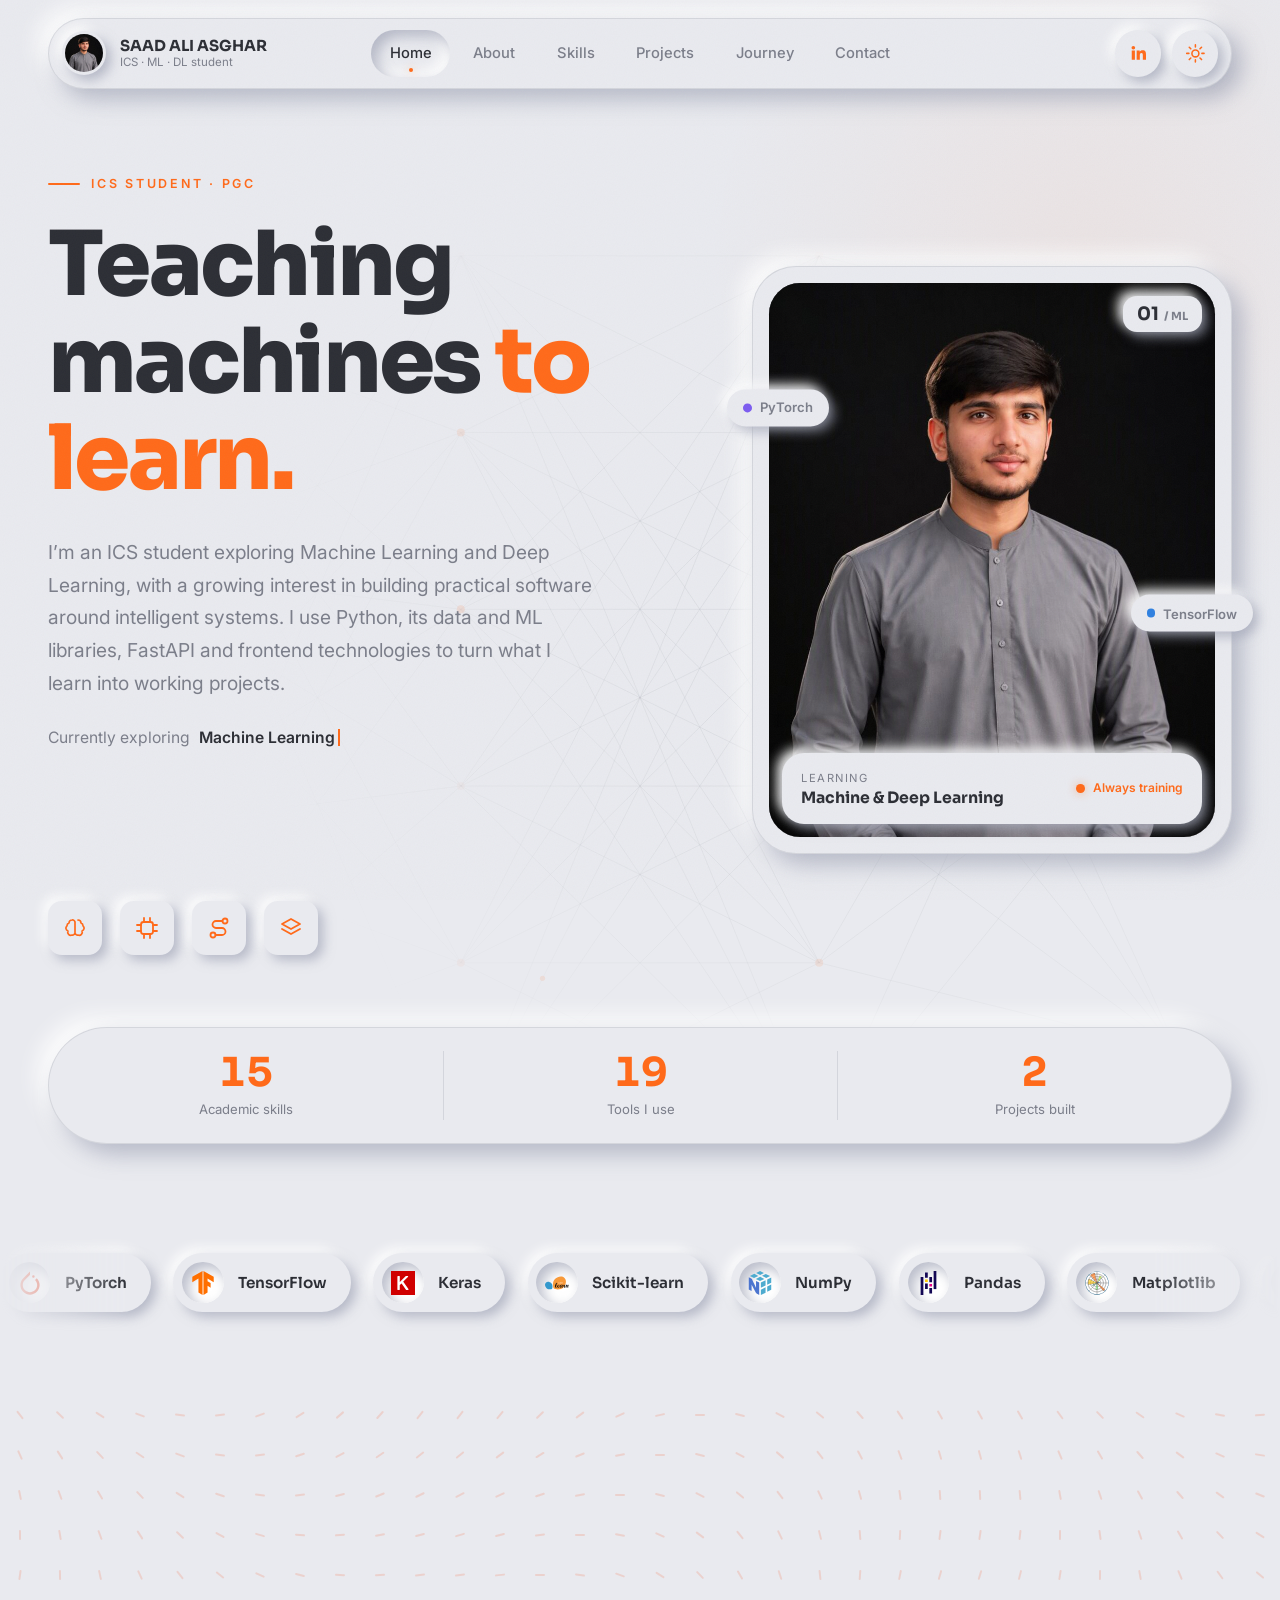
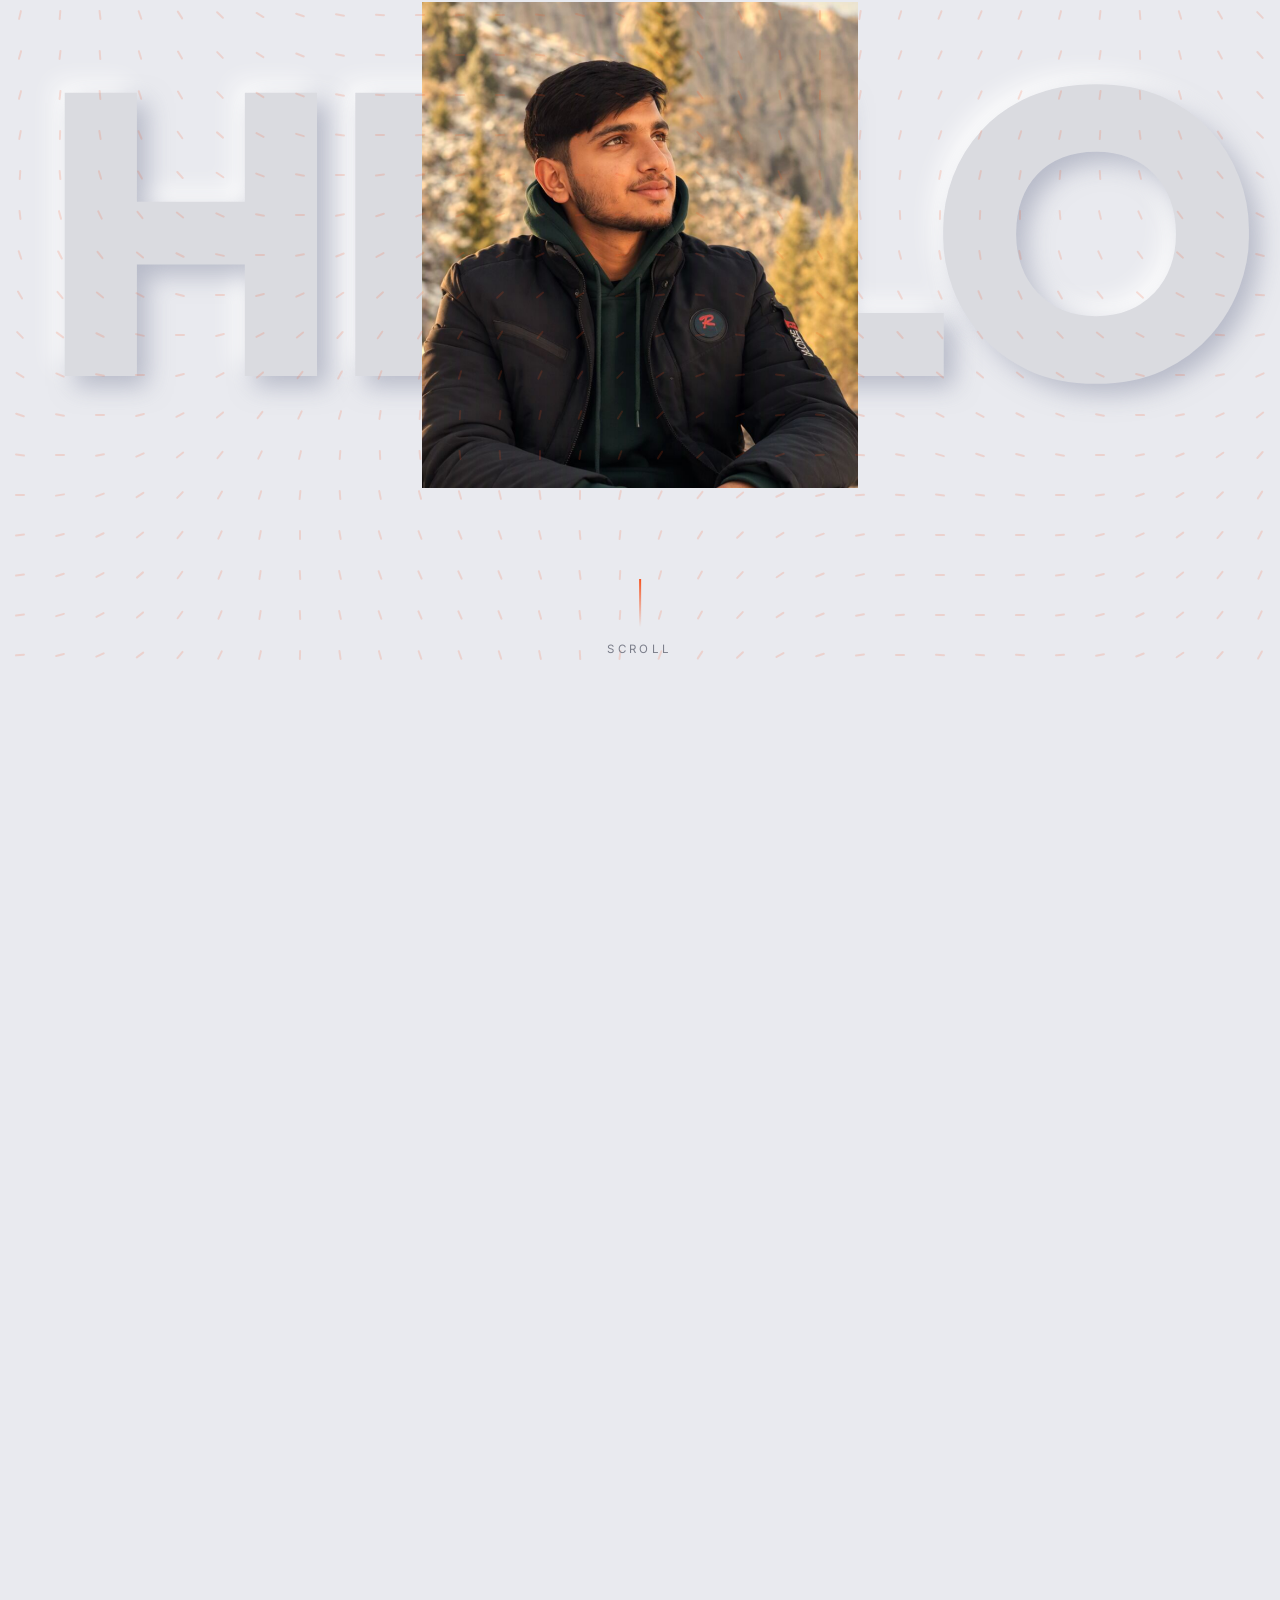
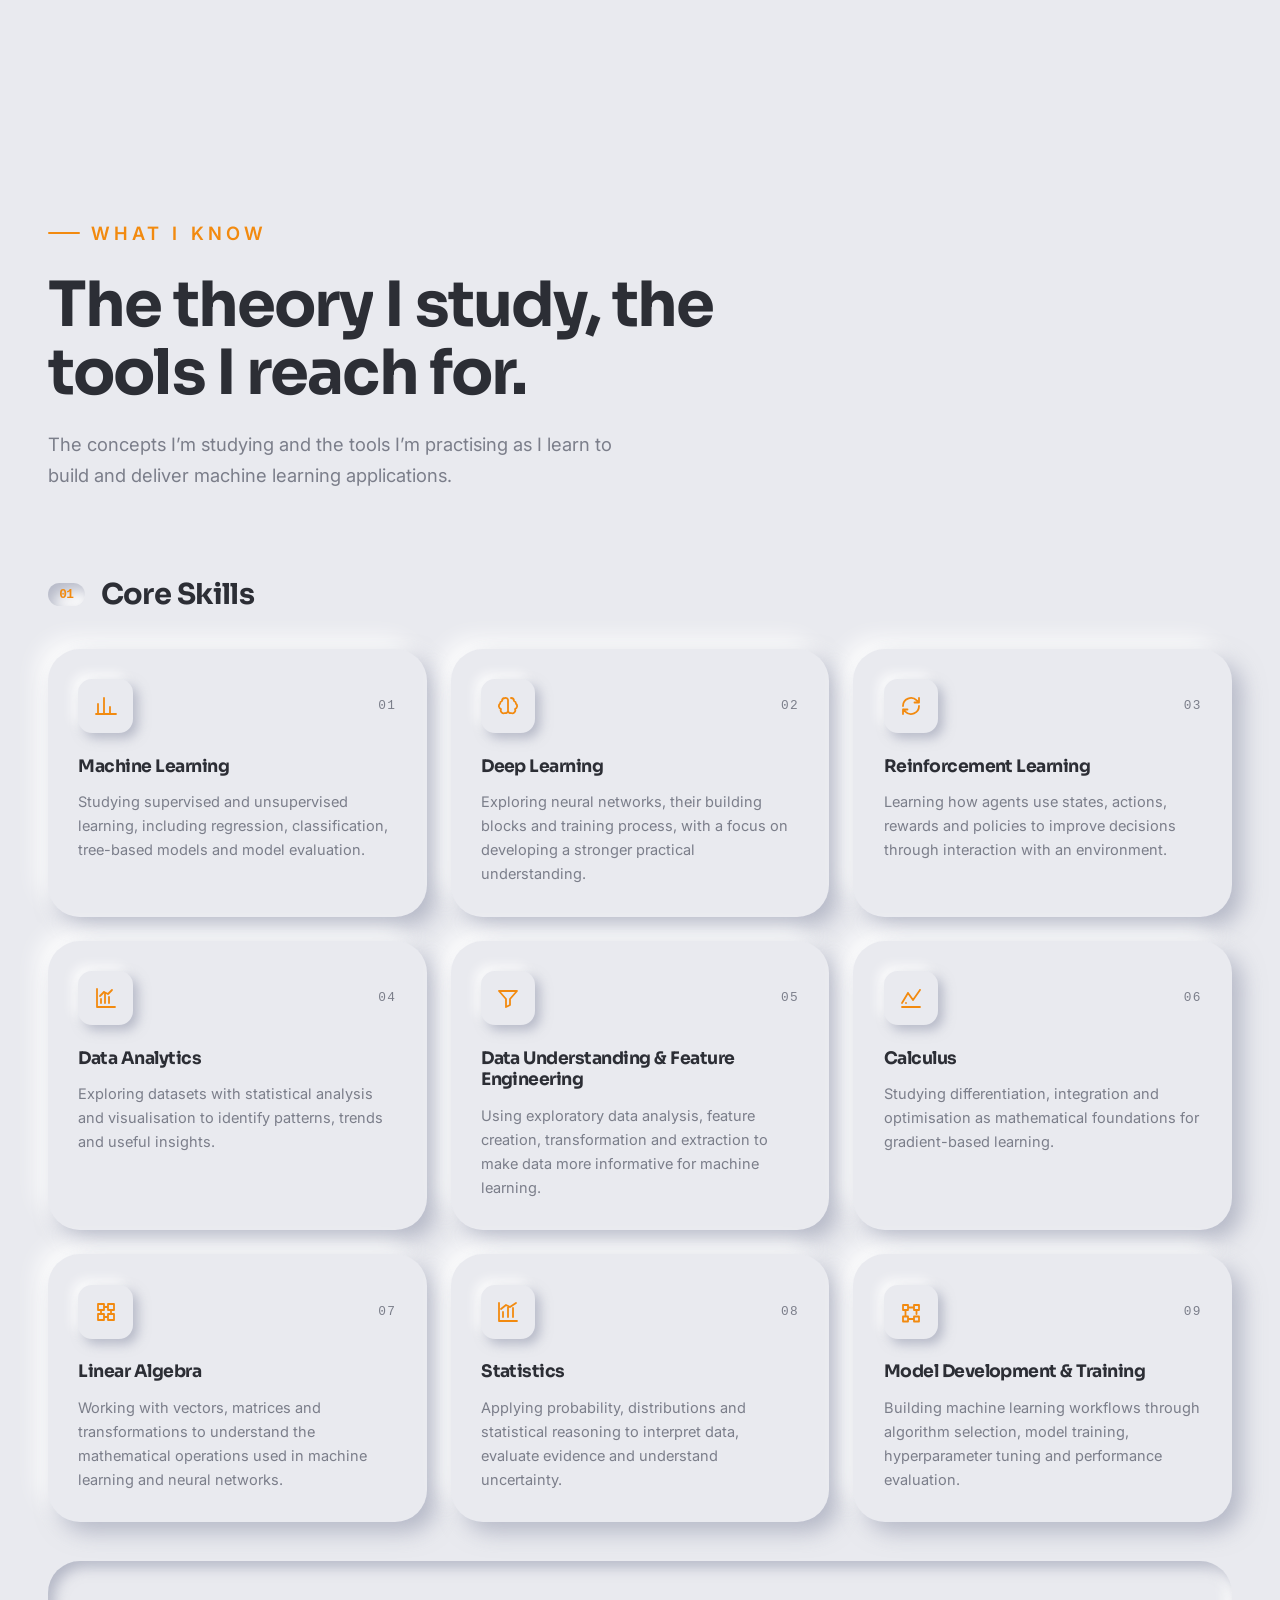
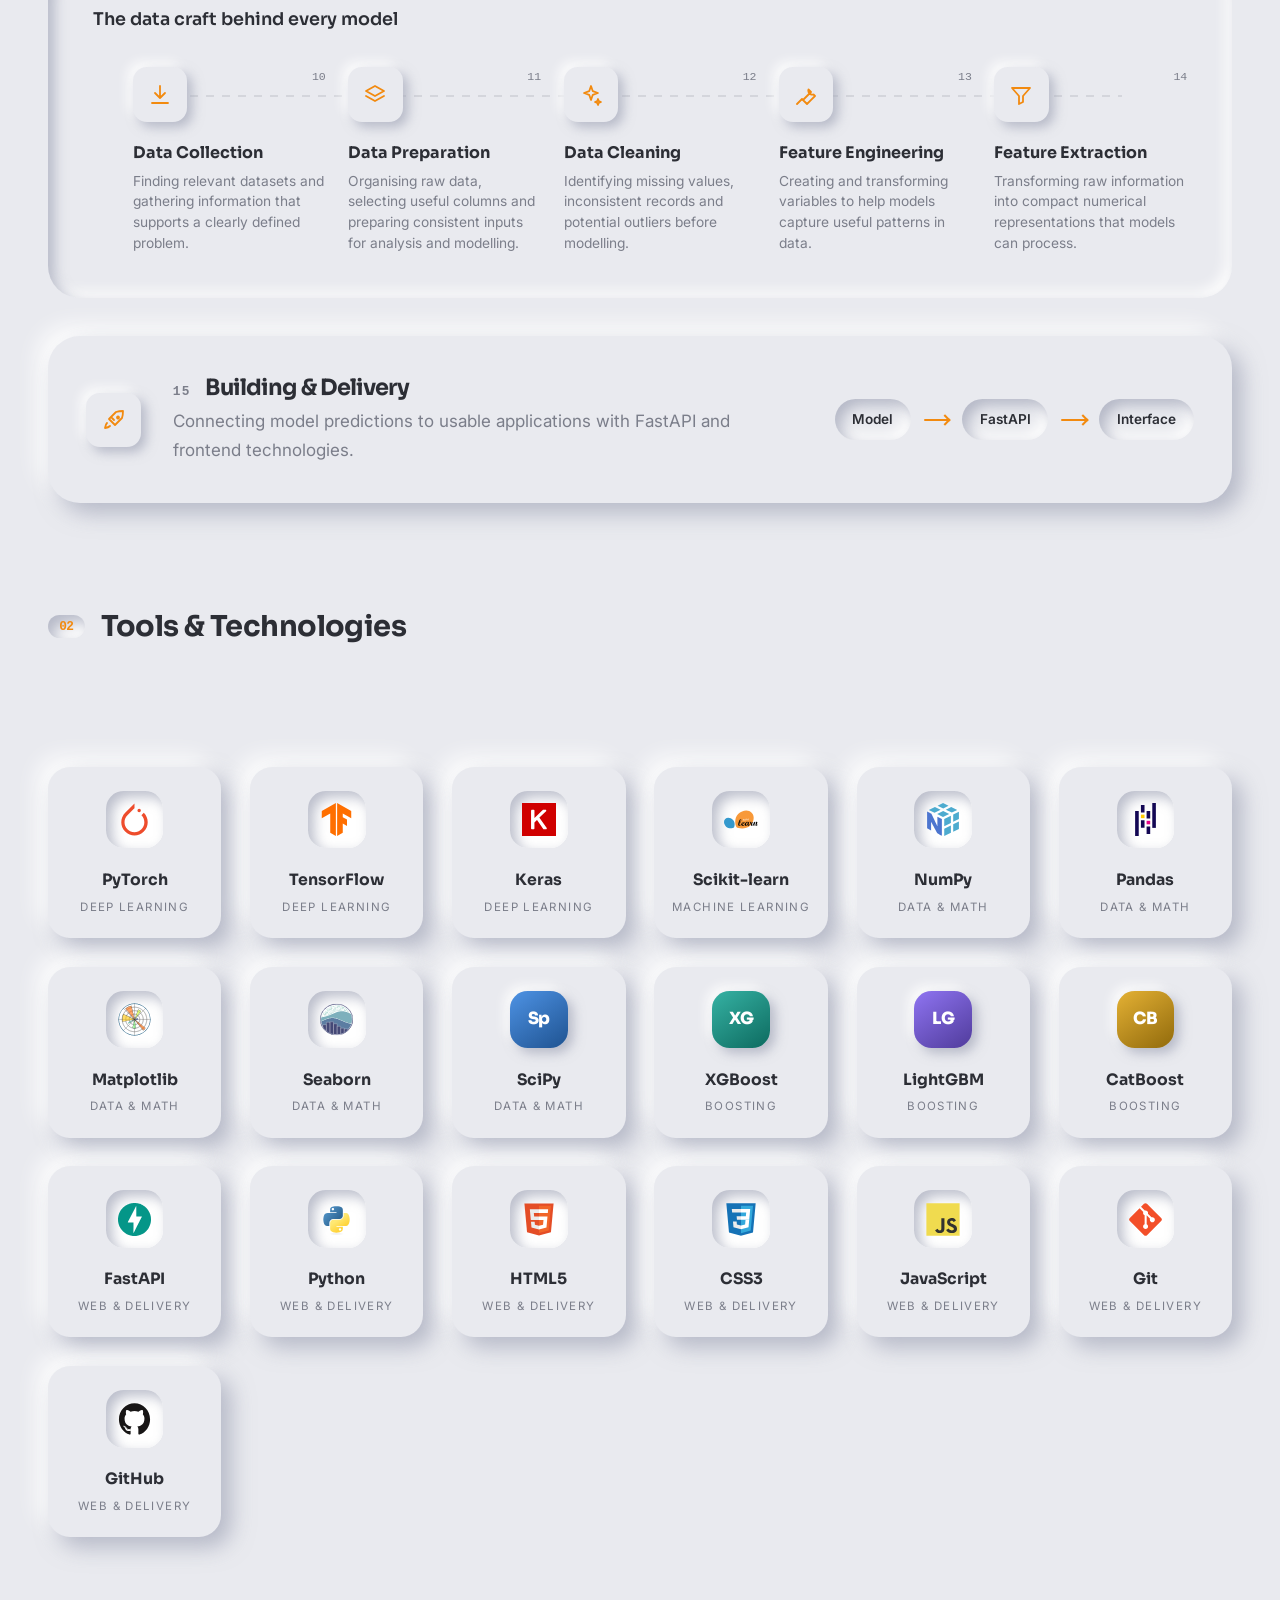
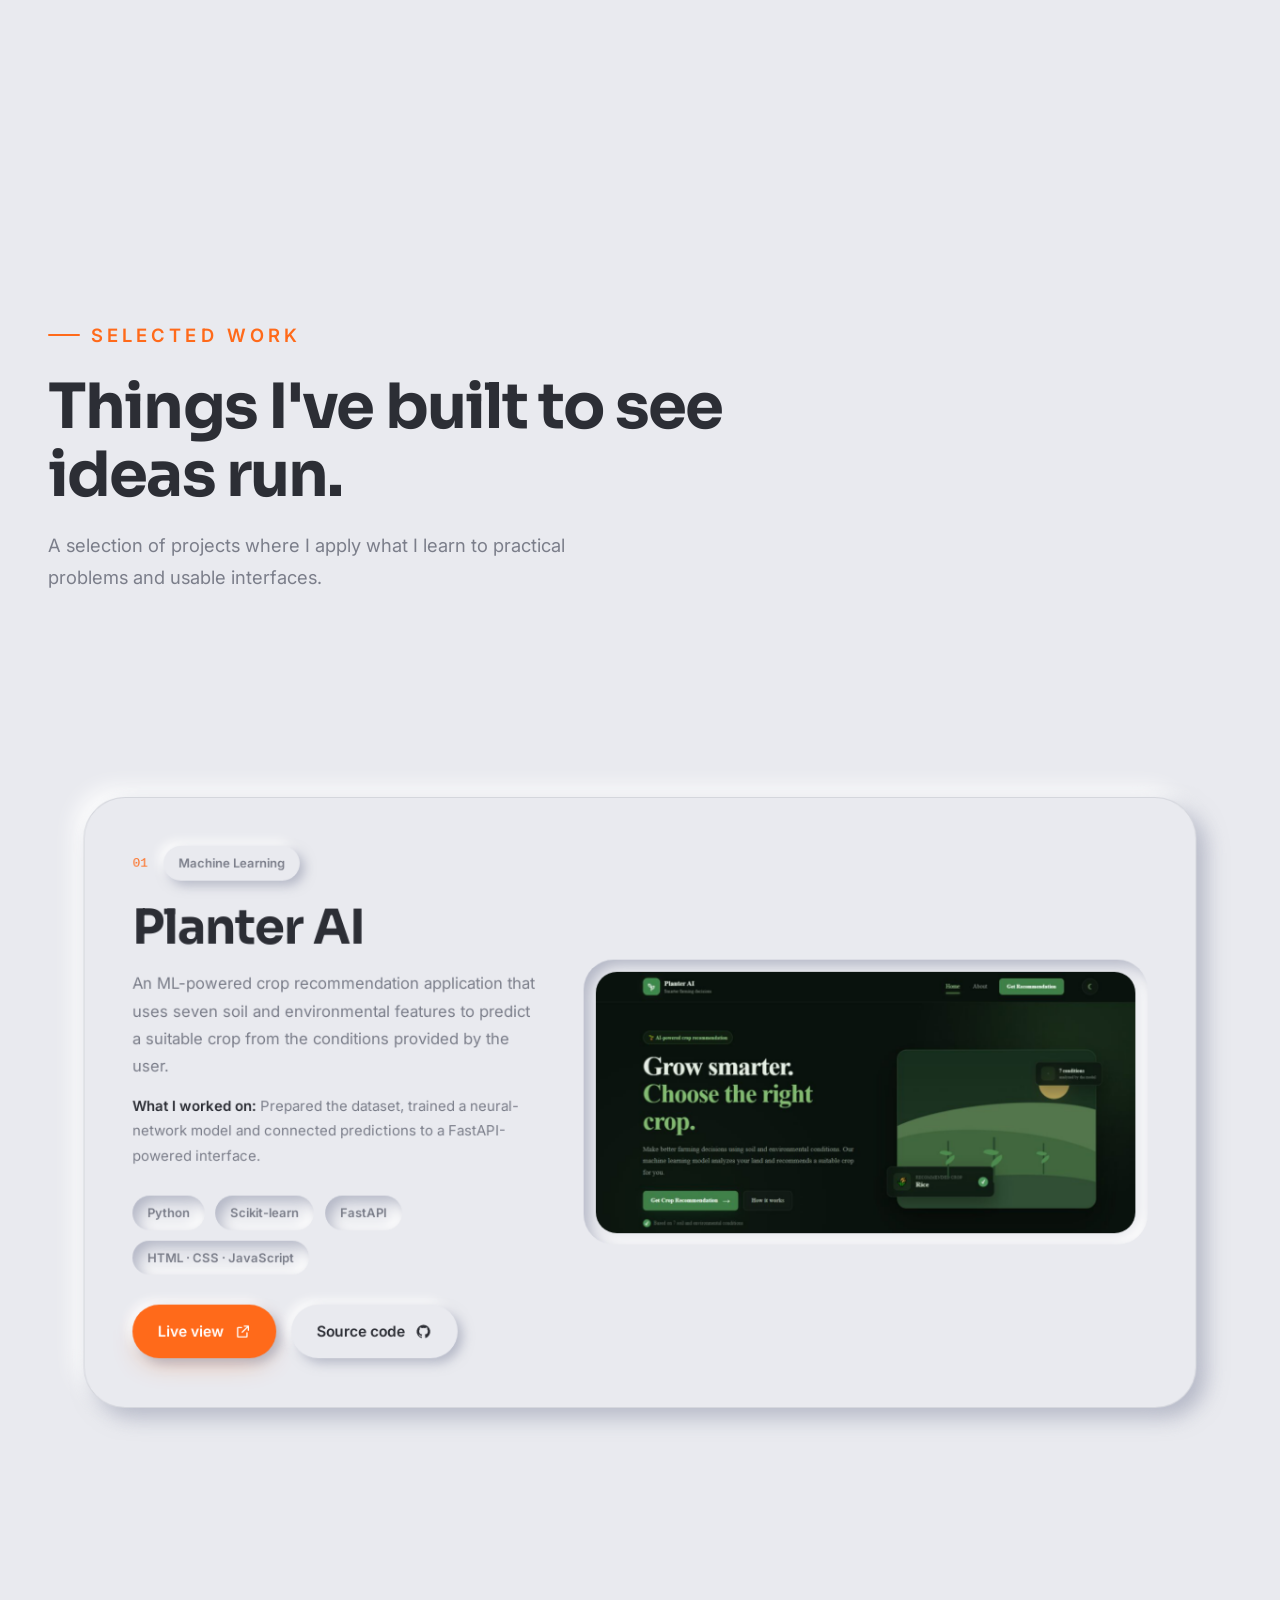
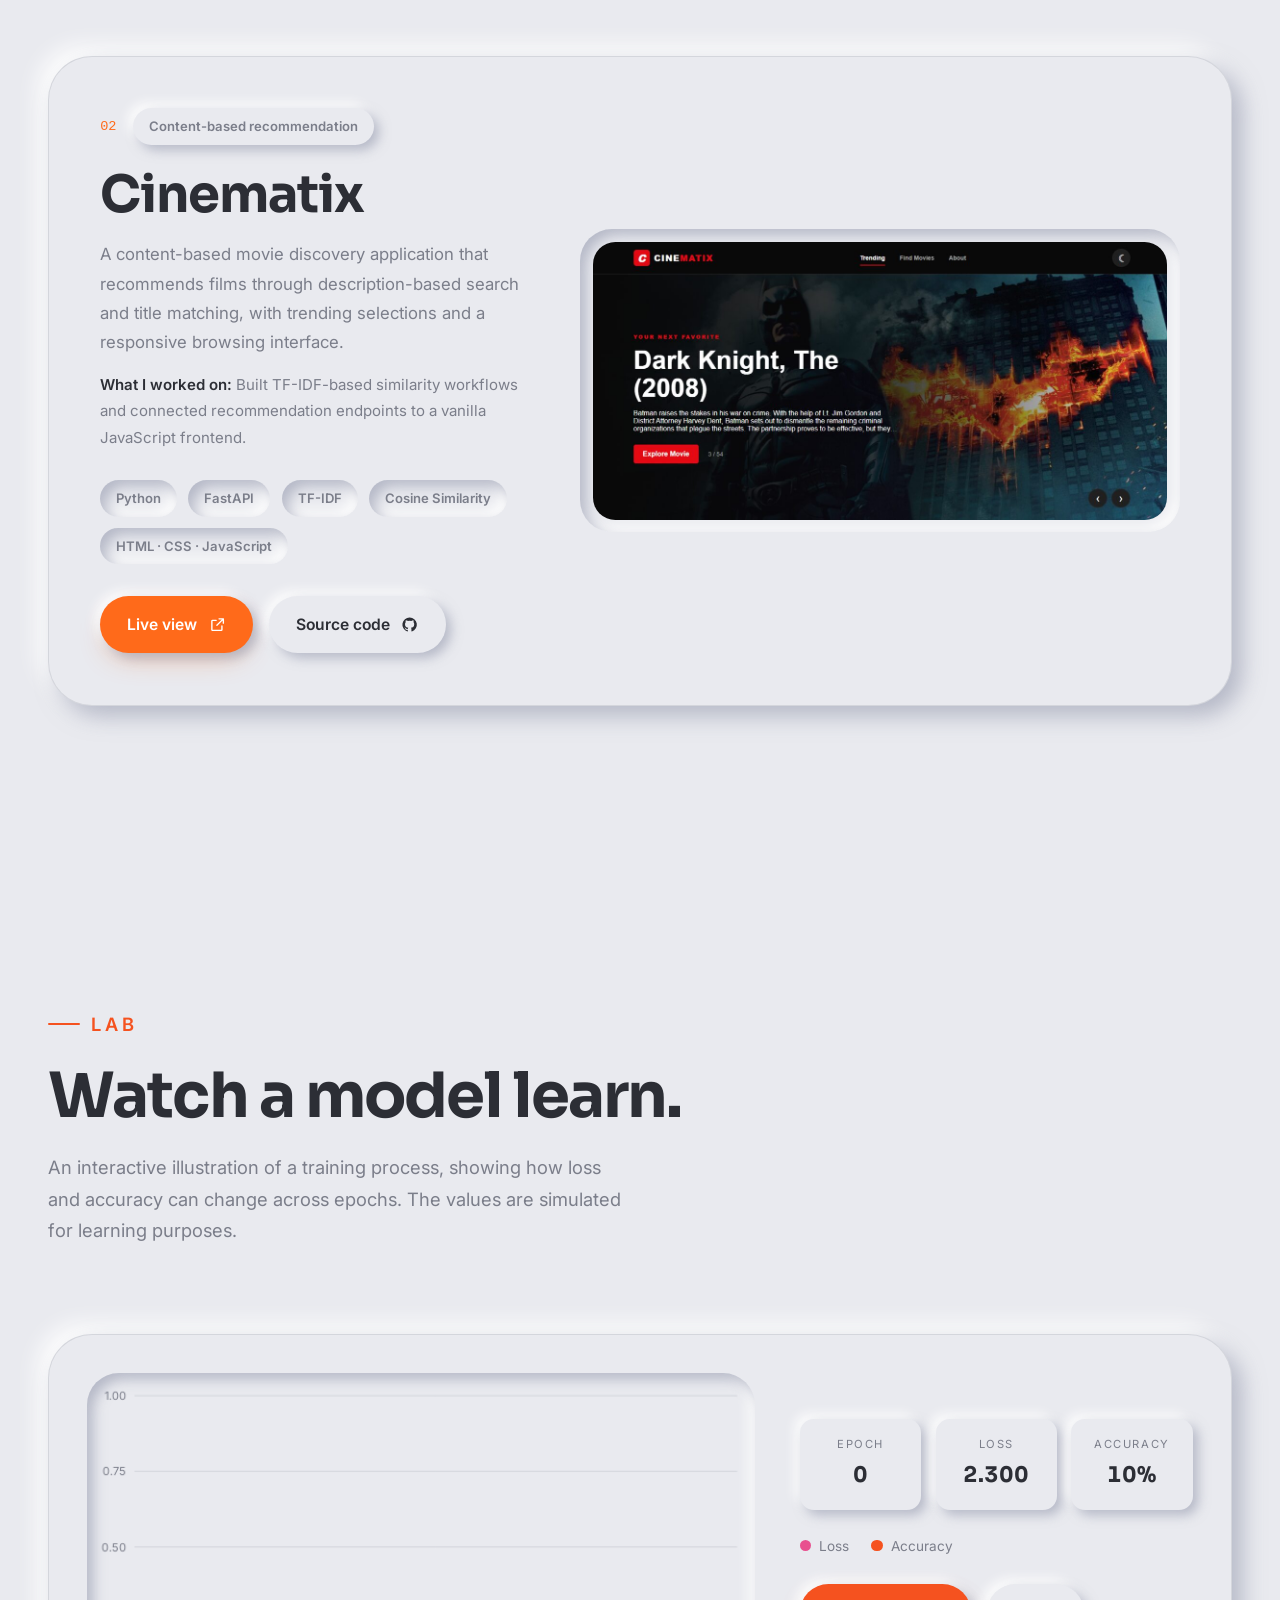
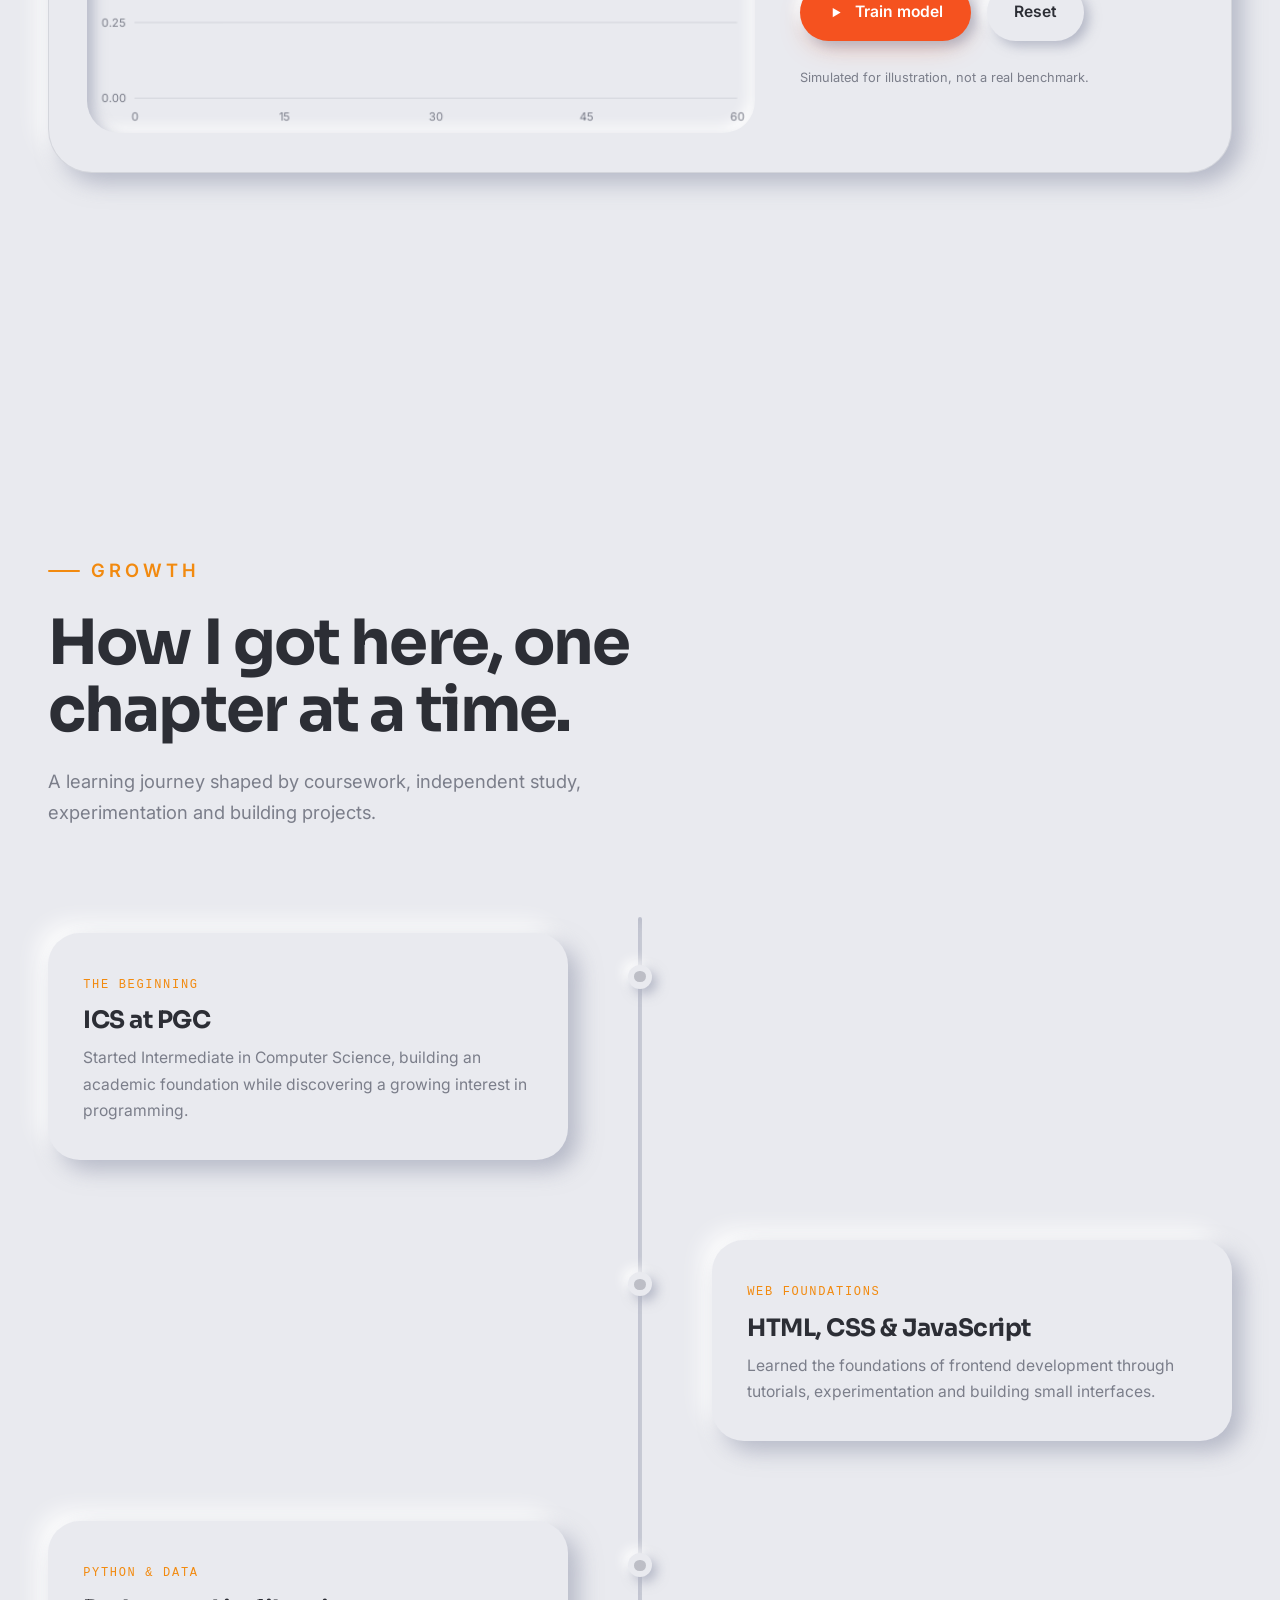
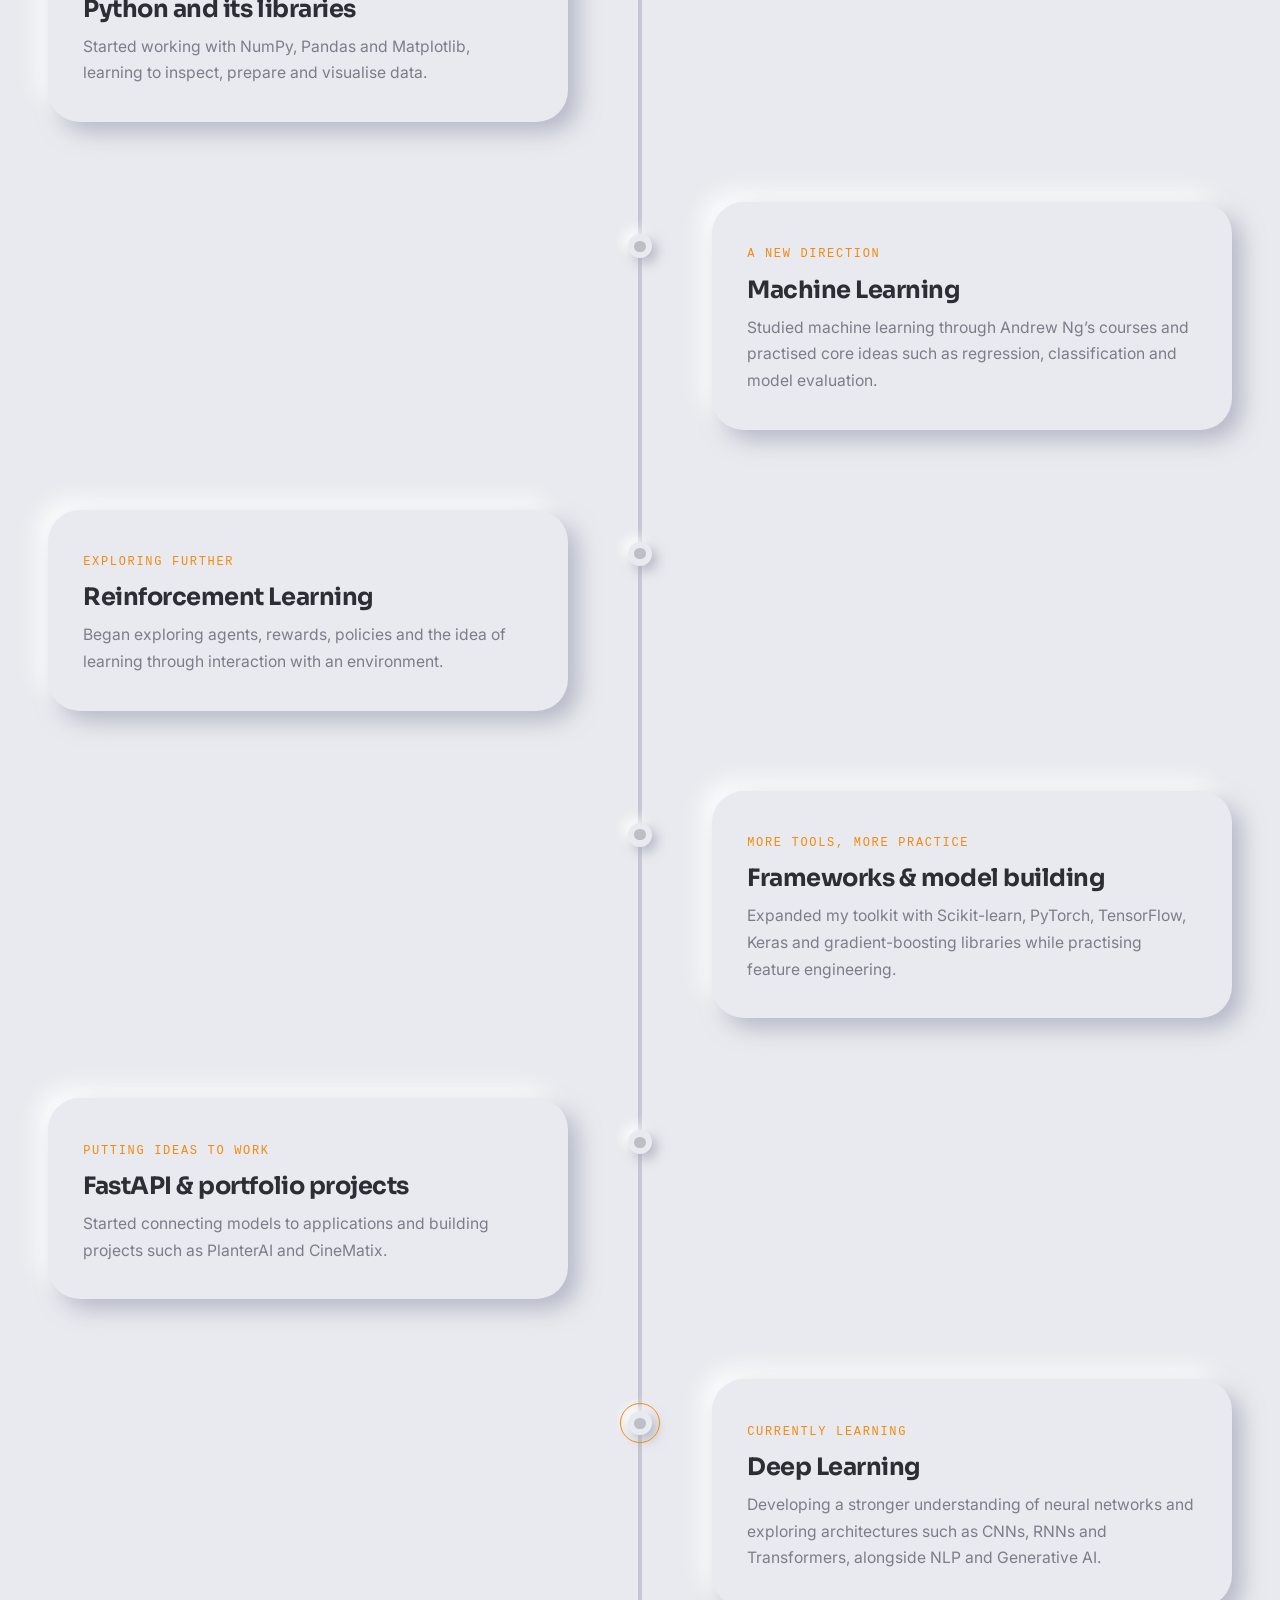
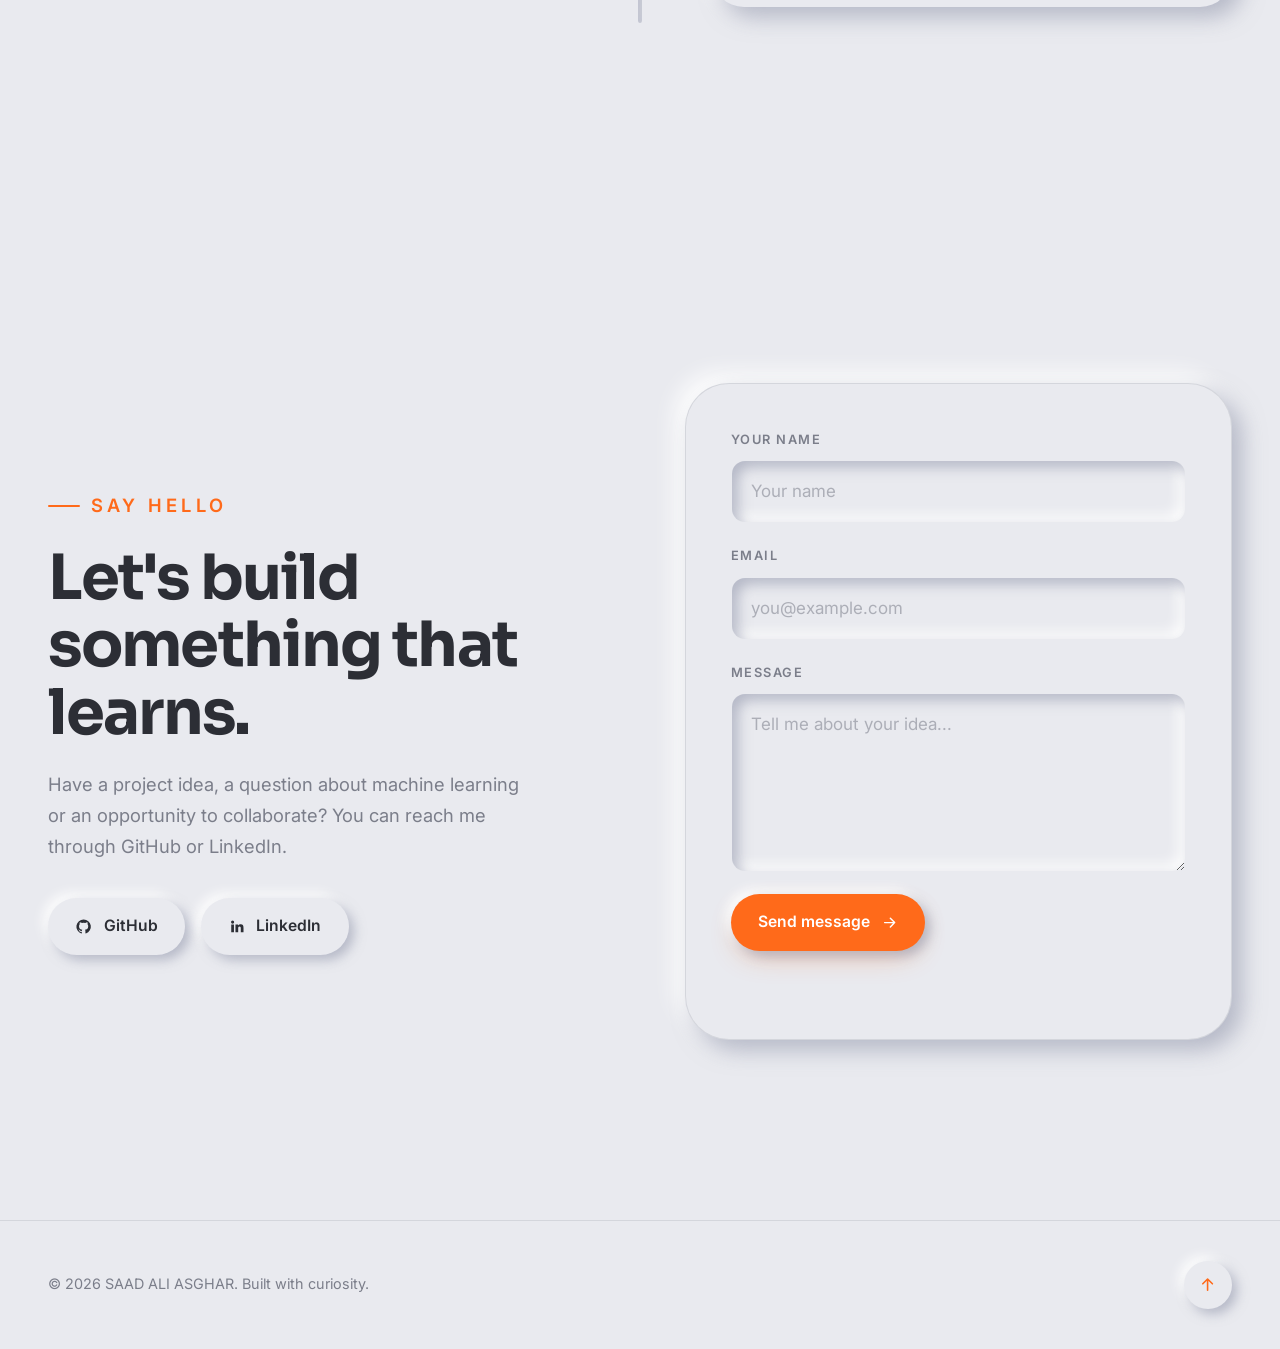
<file: index.html>
<!doctype html>
<html lang="en" data-theme="dark">
  <head>
    <meta charset="UTF-8" />
    <meta name="google-site-verification" content="CMGibgdPfjrQP7uDeNgzTzSeOE19B4iDs7YE1rovYeA" />
    <meta name="viewport" content="width=device-width, initial-scale=1, viewport-fit=cover" />
    <title>Saad Ali Asghar | AI & Machine Learning</title>
    <meta name="description" content="Portfolio of Saad Ali Asghar, an ICS student exploring Machine Learning, Deep Learning and software development through practical projects." />
    <link rel="icon" href="icon-logo.svg" type="image/svg+xml" />
    <link rel="preconnect" href="https://fonts.googleapis.com" />
    <link rel="preconnect" href="https://fonts.gstatic.com" crossorigin />
    <link href="https://fonts.googleapis.com/css2?family=Inter:wght@400;500;600&family=Sora:wght@400;600;700;800&display=swap" rel="stylesheet" />
    
    <script>
      // Runs before paint: no theme flash, and tells CSS that JS is available.
      (function () {
        var d = document.documentElement;
        d.classList.add('js');
        var t = null;
        try { t = localStorage.getItem('theme'); } catch (e) {}
        if (!t) t = window.matchMedia('(prefers-color-scheme: light)').matches ? 'light' : 'dark';
        d.setAttribute('data-theme', t);
      })();
    </script>

    <!-- 1. Theme (edit these to restyle everything) -->
    <link rel="stylesheet" href="stylesheets/theme-base.css" />
    <link rel="stylesheet" href="stylesheets/theme-colors.css" />
    <link rel="stylesheet" href="stylesheets/animations.css" />
    <!-- 2. Sections -->
    <link rel="stylesheet" href="stylesheets/site-effects.css" />
    <link rel="stylesheet" href="stylesheets/navbar.css" />
    <link rel="stylesheet" href="stylesheets/hero.css" />
    <link rel="stylesheet" href="stylesheets/biography.css" />
    <link rel="stylesheet" href="stylesheets/skills.css" />
    <link rel="stylesheet" href="stylesheets/projects.css" />
    <link rel="stylesheet" href="stylesheets/showcase.css" />
    <link rel="stylesheet" href="stylesheets/experience.css" />
    <link rel="stylesheet" href="stylesheets/contact.css" />
  </head>

  <body>
    <!-- Icon sprite -->
    <svg width="0" height="0" style="position:absolute" aria-hidden="true">
      <defs>
        <symbol id="i-home" viewBox="0 0 24 24"><path d="M3 11l9-8 9 8M5 10v10h5v-6h4v6h5V10" fill="none" stroke="currentColor" stroke-width="1.8" stroke-linecap="round" stroke-linejoin="round"/></symbol>
        <symbol id="i-user" viewBox="0 0 24 24"><circle cx="12" cy="8" r="4" fill="none" stroke="currentColor" stroke-width="1.8"/><path d="M4 21c1-4 4-6 8-6s7 2 8 6" fill="none" stroke="currentColor" stroke-width="1.8" stroke-linecap="round"/></symbol>
        <symbol id="i-cpu" viewBox="0 0 24 24"><rect x="6" y="6" width="12" height="12" rx="2.5" fill="none" stroke="currentColor" stroke-width="1.8"/><path d="M9 2v4M15 2v4M9 18v4M15 18v4M2 9h4M2 15h4M18 9h4M18 15h4" stroke="currentColor" stroke-width="1.8" stroke-linecap="round"/></symbol>
        <symbol id="i-layers" viewBox="0 0 24 24"><path d="M12 3l9 5-9 5-9-5 9-5zM3 13l9 5 9-5" fill="none" stroke="currentColor" stroke-width="1.8" stroke-linejoin="round" stroke-linecap="round"/></symbol>
        <symbol id="i-route" viewBox="0 0 24 24"><circle cx="6" cy="19" r="2.5" fill="none" stroke="currentColor" stroke-width="1.8"/><circle cx="18" cy="5" r="2.5" fill="none" stroke="currentColor" stroke-width="1.8"/><path d="M8.5 19H15a3.5 3.5 0 000-7H9a3.5 3.5 0 010-7h6.5" fill="none" stroke="currentColor" stroke-width="1.8" stroke-linecap="round"/></symbol>
        <symbol id="i-mail" viewBox="0 0 24 24"><rect x="3" y="5" width="18" height="14" rx="3" fill="none" stroke="currentColor" stroke-width="1.8"/><path d="M4 7l8 6 8-6" fill="none" stroke="currentColor" stroke-width="1.8" stroke-linecap="round" stroke-linejoin="round"/></symbol>
        <symbol id="i-sun" viewBox="0 0 24 24"><circle cx="12" cy="12" r="4" fill="none" stroke="currentColor" stroke-width="1.8"/><path d="M12 2v2.5M12 19.5V22M2 12h2.5M19.5 12H22M4.9 4.9l1.8 1.8M17.3 17.3l1.8 1.8M4.9 19.1l1.8-1.8M17.3 6.7l1.8-1.8" stroke="currentColor" stroke-width="1.8" stroke-linecap="round"/></symbol>
        <symbol id="i-moon" viewBox="0 0 24 24"><path d="M20 14.5A8 8 0 019.5 4 8 8 0 1020 14.5z" fill="none" stroke="currentColor" stroke-width="1.8" stroke-linejoin="round"/></symbol>
        <symbol id="i-arrow" viewBox="0 0 24 24"><path d="M5 12h14M13 6l6 6-6 6" fill="none" stroke="currentColor" stroke-width="2" stroke-linecap="round" stroke-linejoin="round"/></symbol>
        <symbol id="i-arrow-up" viewBox="0 0 24 24"><path d="M12 19V5M6 11l6-6 6 6" fill="none" stroke="currentColor" stroke-width="2" stroke-linecap="round" stroke-linejoin="round"/></symbol>
        <symbol id="i-play" viewBox="0 0 24 24"><path d="M8 5.5v13l11-6.5z" fill="currentColor"/></symbol>
        <symbol id="i-github" viewBox="0 0 24 24"><path d="M12 2a10 10 0 00-3.2 19.5c.5.1.7-.2.7-.5v-1.8c-2.8.6-3.4-1.2-3.4-1.2-.5-1.2-1.1-1.5-1.1-1.5-.9-.6.1-.6.1-.6 1 .1 1.5 1 1.5 1 .9 1.5 2.4 1.1 3 .8.1-.7.4-1.1.6-1.3-2.2-.3-4.600-1.100-4.600-5 0-1.100.4-2 1-2.700-.1-.3-.4-1.300.1-2.700 0 0 .8-.3 2.800 1a9.600 9.600 0 015 0c1.900-1.300 2.800-1 2.800-1 .5 1.400.2 2.400.1 2.700.6.700 1 1.600 1 2.700 0 3.900-2.400 4.700-4.600 5 .4.300.7.900.7 1.800V21c0 .3.200.6.700.5A10 10 0 0012 2z" fill="currentColor"/></symbol>
        <symbol id="i-linkedin" viewBox="0 0 24 24"><path d="M4.5 9h3.800v11H4.500zM6.400 3.500a2.200 2.200 0 110 4.400 2.200 2.200 0 010-4.400zM10.400 9h3.600v1.500c.6-1 1.800-1.800 3.600-1.800 3.500 0 4 2.300 4 5.300V20h-3.800v-5.200c0-1.300 0-2.800-1.700-2.800s-1.900 1.300-1.900 2.700V20h-3.800z" fill="currentColor"/></symbol>
        <symbol id="i-check" viewBox="0 0 24 24"><path d="M5 12.500l4.500 4.500L19 7.500" fill="none" stroke="currentColor" stroke-width="2.200" stroke-linecap="round" stroke-linejoin="round"/></symbol>
        <symbol id="i-brain" viewBox="0 0 24 24"><path d="M9 4a3 3 0 00-3 3 3 3 0 00-2 2.800A3 3 0 005 15a3 3 0 004 4 2.500 2.500 0 003-2V6a2.500 2.500 0 00-3-2zM15 4a3 3 0 013 3 3 3 0 012 2.800A3 3 0 0119 15a3 3 0 01-4 4 2.500 2.500 0 01-3-2" fill="none" stroke="currentColor" stroke-width="1.700" stroke-linecap="round" stroke-linejoin="round"/></symbol>
        <symbol id="i-external" viewBox="0 0 24 24"><path d="M14 4h6v6M20 4l-9 9M18 14v5a1 1 0 01-1 1H5a1 1 0 01-1-1V7a1 1 0 011-1h5" fill="none" stroke="currentColor" stroke-width="1.900" stroke-linecap="round" stroke-linejoin="round"/></symbol>
      </defs>
    </svg>

    <div class="scroll-progress" aria-hidden="true"></div>
    <div class="grain" aria-hidden="true"></div>

    <!-- ===================== NAVBAR (top on desktop, bottom on mobile/tablet) ===================== -->
    <header class="nav" id="navbar">
      <nav class="nav__bar neu neu-outline" aria-label="Primary">
        <a href="#home" class="nav__brand" data-scroll aria-label="Go to top">
          <span class="nav__avatar"><img src="assets/images/portrait-studio.jpg" alt="Portrait" width="44" height="44" /></span>
          <span class="nav__name"><b data-profile="SAAD ALI ASGHAR">SAAD ALI ASGHAR</b><small>ICS &middot; ML &middot; DL student</small></span>
        </a>
        <ul class="nav__links">
          <li><a href="#home" data-scroll data-nav><svg><use href="#i-home" /></svg><span>Home</span></a></li>
          <li><a href="#about" data-scroll data-nav><svg><use href="#i-user" /></svg><span>About</span></a></li>
          <li><a href="#skills" data-scroll data-nav><svg><use href="#i-cpu" /></svg><span>Skills</span></a></li>
          <li><a href="#projects" data-scroll data-nav><svg><use href="#i-layers" /></svg><span>Projects</span></a></li>
          <li><a href="#journey" data-scroll data-nav><svg><use href="#i-route" /></svg><span>Journey</span></a></li>
          <li><a href="#contact" data-scroll data-nav><svg><use href="#i-mail" /></svg><span>Contact</span></a></li>
        </ul>
        <div class="nav__actions">
          <a class="nav__social" id="nav-linkedin" href="https://www.linkedin.com/in/saad-ali-asghar/" target="_blank" rel="noopener" aria-label="View LinkedIn profile">
            <svg><use href="#i-linkedin" /></svg>
          </a>
          <button class="theme-toggle" type="button" aria-label="Toggle light and dark theme">
            <svg class="t-sun"><use href="#i-sun" /></svg><svg class="t-moon"><use href="#i-moon" /></svg>
          </button>
        </div>
      </nav>
    </header>

    <main>

      <!-- ===================== HERO ===================== -->
      <section class="hero" id="home" data-tone="a">
        <div class="hero__net" aria-hidden="true"><canvas id="hero-net"></canvas></div>
        <div class="container hero__grid">
          <div class="hero__copy">
            <p class="eyebrow" data-reveal="up">ICS student &middot; PGC</p>
            <h1 data-split>Teaching machines <span class="accent">to learn.</span></h1>
            <p class="hero__lead" data-reveal="up" data-delay="350">
              I’m an ICS student exploring Machine Learning and Deep Learning, with a growing interest in building practical software around intelligent systems. I use Python, its data and ML libraries, FastAPI and frontend technologies to turn what I learn into working projects.
            </p>
            <p class="hero__rotor" data-reveal="up" data-delay="450" aria-live="polite">
              Currently exploring <span class="hero__word" id="hero-word">Deep Learning</span><i class="hero__caret"></i>
            </p>
            <div class="hero__cta" data-reveal="up" data-delay="550">
              <a href="#projects" data-scroll class="btn btn--accent">See my work <svg><use href="#i-arrow" /></svg></a>
              <a href="#about" data-scroll class="btn">Meet me <span class="btn__dot"><svg style="width:.8em;height:.8em"><use href="#i-play" /></svg></span></a>
            </div>
            <ul class="hero__tiles" data-stagger>
              <li class="icon-tile" data-reveal="up" title="Deep Learning"><svg><use href="#i-brain" /></svg></li>
              <li class="icon-tile" data-reveal="up" title="Machine Learning"><svg><use href="#i-cpu" /></svg></li>
              <li class="icon-tile" data-reveal="up" title="Reinforcement Learning"><svg><use href="#i-route" /></svg></li>
              <li class="icon-tile" data-reveal="up" title="Building &amp; delivery"><svg><use href="#i-layers" /></svg></li>
            </ul>
          </div>

          <div class="hero__visual" data-reveal="scale" data-delay="250">
            <div class="hero__card neu neu-outline">
              <div class="hero__photo"><img src="assets/images/portrait-studio.jpg" alt="Portrait of the portfolio owner" width="900" height="1100" fetchpriority="high" /></div>
              <span class="hero__pager" aria-hidden="true">01<small>/ ML</small></span>
              <span class="hero__chip hero__chip--a chip floaty" data-parallax="-0.06"><i class="dot" style="background:var(--c-purple)"></i>PyTorch</span>
              <span class="hero__chip hero__chip--b chip floaty" data-parallax="0.05"><i class="dot" style="background:var(--c-blue)"></i>TensorFlow</span>
              <div class="hero__info neu-sm">
                <div><small>Learning</small><b>Machine &amp; Deep Learning</b></div>
                <span class="hero__live"><i></i>Always training</span>
              </div>
            </div>
          </div>
        </div>

        <div class="container">
          <div class="hero__stats neu neu-outline" data-reveal="up" data-delay="200">
            <div><b data-count="academic">0</b><span>Academic skills</span></div>
            <div><b data-count="tools">0</b><span>Tools I use</span></div>
            <div><b data-count="projects">0</b><span>Projects built</span></div>
          </div>
        </div>

        <!-- Moving strip of tools -->
        <div class="strip" aria-label="Tools I work with" data-reveal="fade" data-delay="300">
          <div class="strip__track" id="strip-track"></div>
        </div>
      </section>

      <!-- ===================== BIOGRAPHY (full-screen, scroll-pinned) ===================== -->
      <section class="bio" id="about" data-tone="b" aria-label="Biography">
        <div class="bio__pin">
          <div class="bio__stage">
            <div class="bio__giant" aria-hidden="true"><span>HELLO</span></div>
            <figure class="bio__frame">
              <img class="bio__img" src="assets/images/portrait-outdoor.jpg" alt="Portrait outdoors in the mountains" width="1400" height="1400" loading="lazy" />
            </figure>
            <div class="bio__shade"></div>
            <canvas class="bio__field" aria-hidden="true"></canvas>

            <div class="bio__copy">
              <p class="eyebrow">Biography</p>
              <h2 class="bio__title">A student curious about how machines learn.</h2>
              <div class="bio__lines">
              <p class="bio__line">
                I'm an ICS student at PGC. My interest in machine learning grew through Andrew Ng's courses, which introduced me to the mathematics and ideas behind models that learn from data.
              </p>
              <p class="bio__line">
                Along the way, I taught myself HTML, CSS, JavaScript, Python and its data libraries, then explored FastAPI. I learn by experimenting, solving problems and turning concepts into small working projects.
              </p>
              <p class="bio__line">
                Today, I’m strengthening my foundations in machine learning, deep learning and reinforcement learning while practising the data preparation and model-building work behind useful applications.
              </p>
              </div>
            </div>

            <div class="bio__cursor" aria-hidden="true"><i></i><b></b></div>
            <div class="bio__hint" aria-hidden="true"><span></span>Scroll</div>
          </div>
        </div>
      </section>

      <!-- ===================== SKILLS ===================== -->
      <section class="section skills" id="skills" data-tone="c">
        <div class="container">
          <div class="section-head">
            <p class="eyebrow" data-reveal="up">What I know</p>
            <h2 data-split>The theory I study, the tools I reach for.</h2>
            <p data-reveal="up" data-delay="200">The concepts I’m studying and the tools I’m practising as I learn to build and deliver machine learning applications.</p>
          </div>

          <div class="skills__block">
            <h3 class="skills__label" data-reveal="up"><span>01</span> Core Skills</h3>
            <div class="academic" id="academic"></div>
          </div>

          <div class="skills__block skills__block--tools">
            <h3 class="skills__label" data-reveal="up"><span>02</span> Tools & Technologies</h3>
            <div class="filters" id="tool-filters" role="tablist" aria-label="Filter tools" data-reveal="up"></div>
            <div class="tools" id="tools"></div>
          </div>
        </div>
      </section>

      <!-- ===================== PROJECTS ===================== -->
      <section class="section projects" id="projects" data-tone="a">
        <div class="container">
          <div class="section-head">
            <p class="eyebrow" data-reveal="up">Selected work</p>
            <h2 data-split>Things I've built to see ideas run.</h2>
            <p data-reveal="up" data-delay="200">A selection of projects where I apply what I learn to practical problems and usable interfaces.</p>
          </div>
          <div class="stack" id="project-stack" data-stack></div>
        </div>
      </section>

      <!-- ===================== SHOWCASE (interactive model training) ===================== -->
      <section class="section showcase" id="showcase" data-tone="b">
        <div class="container">
          <div class="section-head">
            <p class="eyebrow" data-reveal="up">Lab</p>
            <h2 data-split>Watch a model learn.</h2>
            <p data-reveal="up" data-delay="200">An interactive illustration of a training process, showing how loss and accuracy can change across epochs. The values are simulated for learning purposes.</p>
          </div>
          <div class="lab neu neu-outline" data-reveal="rise">
            <div class="lab__plot neu-in"><canvas id="lab-canvas" aria-label="Training loss and accuracy curves"></canvas></div>
            <div class="lab__side">
              <div class="lab__stats">
                <div class="neu-sm"><small>Epoch</small><b id="lab-epoch">0</b></div>
                <div class="neu-sm"><small>Loss</small><b id="lab-loss">2.300</b></div>
                <div class="neu-sm"><small>Accuracy</small><b id="lab-acc">10%</b></div>
              </div>
              <div class="lab__legend"><span><i style="background:var(--c-pink)"></i>Loss</span><span><i style="background:var(--accent)"></i>Accuracy</span></div>
              <div class="lab__actions">
                <button class="btn btn--accent" id="lab-run" type="button"><svg><use href="#i-play" /></svg><span>Train model</span></button>
                <button class="btn" id="lab-reset" type="button">Reset</button>
              </div>
              <p class="lab__note">Simulated for illustration, not a real benchmark.</p>
            </div>
          </div>
        </div>
      </section>

      <!-- ===================== JOURNEY / EXPERIENCE ===================== -->
      <section class="section journey" id="journey" data-tone="c">
        <div class="container">
          <div class="section-head">
            <p class="eyebrow" data-reveal="up">Growth</p>
            <h2 data-split>How I got here, one chapter at a time.</h2>
            <p data-reveal="up" data-delay="200">A learning journey shaped by coursework, independent study, experimentation and building projects.</p>
          </div>
          <ol class="timeline" id="timeline"><span class="timeline__line" aria-hidden="true"><i></i></span></ol>
        </div>
      </section>

      <!-- ===================== CONTACT ===================== -->
      <section class="section contact" id="contact" data-tone="a">
        <div class="container contact__grid">
          <div class="contact__copy">
            <p class="eyebrow" data-reveal="up">Say hello</p>
            <h2 data-split>Let's build something that learns.</h2>
            <p data-reveal="up" data-delay="200">Have a project idea, a question about machine learning or an opportunity to collaborate? You can reach me through GitHub or LinkedIn.</p>
            <ul class="contact__links" id="social-links" data-reveal="up" data-delay="300"></ul>
          </div>
          <form class="contact__form neu neu-outline" id="contact-form" data-reveal="up" data-delay="150" novalidate>
            <label><span>Your name</span><input name="name" type="text" autocomplete="name" placeholder="Your name" required /></label>
            <label><span>Email</span><input name="email" type="email" autocomplete="email" placeholder="you@example.com" required /></label>
            <label><span>Message</span><textarea name="message" rows="5" placeholder="Tell me about your idea..." required></textarea></label>
            <button class="btn btn--accent" type="submit">Send message <svg><use href="#i-arrow" /></svg></button>
            <p class="contact__status" id="contact-status" role="status" aria-live="polite"></p>
          </form>
        </div>
      </section>
    </main>

    <footer class="footer">
      <div class="container footer__row">
        <p>&copy; <span id="year"></span> <span data-profile="SAAD ALI ASGHAR">SAAD ALI ASGHAR</span>. Built with curiosity.</p>
        <button class="to-top neu-sm" type="button" data-scroll-top aria-label="Back to top"><svg><use href="#i-arrow-up" /></svg></button>
      </div>
    </footer>

    <!-- Content data first, animation engine second, then section scripts -->
    <script src="javascript/profile.js"></script>
    <script src="javascript/animations.js"></script>
    <script src="javascript/site-effects.js"></script>
    <script src="javascript/navbar.js"></script>
    <script src="javascript/hero.js"></script>
    <script src="javascript/biography.js"></script>
    <script src="javascript/skills.js"></script>
    <script src="javascript/projects.js"></script>
    <script src="javascript/showcase.js"></script>
    <script src="javascript/experience.js"></script>
    <script src="javascript/contact.js"></script>
    <script src="javascript/awakening.js"></script>
  </body>
</html>
</file>
<file: stylesheets/theme-base.css>
/* ==========================================================================
   THEME BASE  -  structure, type, spacing, neumorphic primitives.
   Edit this file to change the *shape* of the whole site (radius, spacing,
   fonts, shadow depth). Colours live in theme-colors.css.
   ========================================================================== */
:root {
  --font-display: 'Sora', 'Inter', system-ui, sans-serif;
  --font-body: 'Inter', system-ui, -apple-system, 'Segoe UI', sans-serif;
  --font-mono: ui-monospace, 'SFMono-Regular', Menlo, monospace;

  --r-sm: 14px;
  --r-md: 22px;
  --r-lg: 32px;
  --r-xl: 44px;
  --r-pill: 999px;

  --container: 1220px;
  --gutter: clamp(1.25rem, 5vw, 3rem);
  /* Breathing room between sections ("the pause") */
  --space-section: clamp(7.5rem, 20vh, 14rem);
  --nav-h: 84px;

  /* Neumorphic depth. Shadow colours come from theme-colors.css */
  --depth: 1;
  --neu-out: calc(10px * var(--depth)) calc(10px * var(--depth)) calc(22px * var(--depth)) var(--shadow-dark),
    calc(-10px * var(--depth)) calc(-10px * var(--depth)) calc(22px * var(--depth)) var(--shadow-light);
  --neu-out-sm: calc(5px * var(--depth)) calc(5px * var(--depth)) calc(12px * var(--depth)) var(--shadow-dark),
    calc(-5px * var(--depth)) calc(-5px * var(--depth)) calc(12px * var(--depth)) var(--shadow-light);
  --neu-in: inset calc(6px * var(--depth)) calc(6px * var(--depth)) calc(13px * var(--depth)) var(--shadow-dark),
    inset calc(-6px * var(--depth)) calc(-6px * var(--depth)) calc(13px * var(--depth)) var(--shadow-light);

  --ease-out: cubic-bezier(0.16, 1, 0.3, 1);
  --ease-soft: cubic-bezier(0.33, 1, 0.68, 1);
}

*, *::before, *::after { box-sizing: border-box; margin: 0; }
html { -webkit-text-size-adjust: 100%; scroll-behavior: auto; }
body {
  font-family: var(--font-body);
  font-size: 1.0625rem;
  line-height: 1.7;
  color: var(--text);
  background: var(--bg);
  -webkit-font-smoothing: antialiased;
  overflow-x: hidden;
  transition: background-color 0.5s var(--ease-soft), color 0.5s var(--ease-soft);
}
img, svg, canvas { display: block; max-width: 100%; }
a { color: inherit; text-decoration: none; }
button { font: inherit; color: inherit; background: none; border: 0; cursor: pointer; }
ul { list-style: none; padding: 0; }
::selection { background: var(--accent); color: var(--accent-ink); }
:focus-visible { outline: 2px solid var(--accent); outline-offset: 3px; border-radius: var(--r-sm); }

h1, h2, h3, h4 { font-family: var(--font-display); line-height: 1.08; letter-spacing: -0.03em; font-weight: 700; }
h1 { font-size: clamp(2.8rem, 7vw, 5.6rem); font-weight: 800; }
h2 { font-size: clamp(2.2rem, 5vw, 3.9rem); }
h3 { font-size: clamp(1.2rem, 2vw, 1.5rem); letter-spacing: -0.02em; }
p { color: var(--text-dim); }
.accent { color: var(--accent); }

.container { width: min(100% - var(--gutter) * 2, var(--container)); margin-inline: auto; }
.section { position: relative; padding-block: var(--space-section); }

/* Section heading block */
.section-head { max-width: 46rem; margin-bottom: clamp(3rem, 7vw, 5.5rem); }
.section-head p { margin-top: 1.4rem; font-size: 1.15rem; max-width: 36rem; }
.eyebrow {
  display: inline-flex; align-items: center; gap: 0.7rem;
  font-size: 0.78rem; font-weight: 600; letter-spacing: 0.22em; text-transform: uppercase;
  color: var(--accent); margin-bottom: 1.4rem;
}
.eyebrow::before { content: ''; width: 2rem; height: 2px; border-radius: 2px; background: currentColor; }

/* Neumorphic primitives */
.neu { background: var(--bg); box-shadow: var(--neu-out); border-radius: var(--r-md); }
.neu-sm { background: var(--bg); box-shadow: var(--neu-out-sm); border-radius: var(--r-sm); }
.neu-in { background: var(--bg); box-shadow: var(--neu-in); border-radius: var(--r-md); }
.neu-outline { border: 1px solid var(--line); }

.btn {
  display: inline-flex; align-items: center; justify-content: center; gap: 0.7rem;
  padding: 0.95rem 1.7rem; border-radius: var(--r-pill); font-weight: 600; font-size: 0.98rem;
  background: var(--bg); box-shadow: var(--neu-out-sm); color: var(--text);
  transition: box-shadow 0.35s var(--ease-soft), transform 0.35s var(--ease-soft), color 0.3s;
}
.btn:hover { transform: translateY(-2px); }
.btn:active { box-shadow: var(--neu-in); transform: translateY(0); }
.btn svg { width: 1.1em; height: 1.1em; }
.btn--accent { color: var(--accent-ink); background: var(--accent); box-shadow: var(--neu-out-sm), 0 10px 30px -10px var(--accent-glow); }
.btn--accent:active { box-shadow: var(--neu-in); }
.btn .btn__dot {
  display: grid; place-items: center; width: 2rem; height: 2rem; margin: -0.35rem -0.8rem -0.35rem 0;
  border-radius: 50%; background: var(--bg); box-shadow: var(--neu-in); color: var(--accent);
}

.chip {
  display: inline-flex; align-items: center; gap: 0.5rem; padding: 0.45rem 1rem;
  border-radius: var(--r-pill); font-size: 0.82rem; font-weight: 600; color: var(--text-dim);
  background: var(--bg); box-shadow: var(--neu-out-sm);
}
.icon-tile {
  display: grid; place-items: center; width: 3.4rem; height: 3.4rem; border-radius: var(--r-sm);
  background: var(--bg); box-shadow: var(--neu-out-sm); color: var(--accent);
}
.icon-tile svg { width: 1.5rem; height: 1.5rem; }

.sr-only { position: absolute; width: 1px; height: 1px; overflow: hidden; clip: rect(0 0 0 0); white-space: nowrap; }

body { padding-bottom: 0; }
@media (max-width: 1023px) {
  :root { --nav-h: 0px; }
  body { padding-bottom: 6.5rem; }
}
@media (prefers-reduced-motion: reduce) {
  * { transition-duration: 0.01ms !important; animation-duration: 0.01ms !important; animation-iteration-count: 1 !important; }
}

/* Readability and responsive polish */
html { scroll-padding-top: 6rem; }
body { text-rendering: optimizeLegibility; }
p { max-width: 72ch; }
button, input, textarea { -webkit-tap-highlight-color: transparent; }
@media (max-width: 640px) {
  :root { --gutter: 1.15rem; --space-section: clamp(5.5rem, 14vh, 8rem); }
  body { font-size: 1rem; }
  .section-head { margin-bottom: 2.8rem; }
  .section-head p { font-size: 1rem; }
}
@media (prefers-reduced-motion: reduce) {
  html { scroll-behavior: auto !important; }
  .strip__track { animation: none !important; }
}
</file>
<file: stylesheets/theme-colors.css>
/* ==========================================================================
   THEME COLOURS  -  every colour on the site comes from here.
   DARK  mirrors your dark reference (deep navy, neon-green glow).
   LIGHT mirrors your light reference (cool grey, orange accent).
   To recolour the entire website, edit only the variables below.
   ========================================================================== */

/* ---------- DARK ---------- */
:root,
[data-theme='dark'] {
  color-scheme: dark;
  --bg: #1e202a;
  --bg-deep: #171921;
  --text: #e8eaf2;
  --text-dim: #8b90a5;
  --line: rgba(255, 255, 255, 0.07);

  --shadow-dark: rgba(7, 8, 13, 0.7);
  --shadow-light: rgba(255, 255, 255, 0.045);

  --accent: #a6f36c;
  --accent-ink: #11160a;
  --accent-glow: rgba(166, 243, 108, 0.45);

  /* Secondary glows (used on tool cards, charts, tiles) */
  --c-purple: #9a63f2;
  --c-blue: #3f8fe0;
  --c-teal: #2fbfae;
  --c-yellow: #d9db4c;
  --c-pink: #ee6aa7;

  --overlay: rgba(14, 15, 21, 0.62);
  --grain-opacity: 0.05;
}

/* Slight colour drift between sections (same neumorphism, tiny hue change) */
[data-theme='dark'] [data-tone='b'] { --accent: #6fe5c3; --accent-glow: rgba(111, 229, 195, 0.42); }
[data-theme='dark'] [data-tone='c'] { --accent: #b6e85a; --accent-glow: rgba(182, 232, 90, 0.42); }

/* ---------- LIGHT ---------- */
[data-theme='light'] {
  color-scheme: light;
  --bg: #e9eaef;
  --bg-deep: #dfe0e7;
  --text: #2c2e35;
  --text-dim: #7b7e8a;
  --line: rgba(60, 64, 80, 0.12);

  --shadow-dark: rgba(158, 163, 181, 0.7);
  --shadow-light: rgba(255, 255, 255, 0.95);

  --accent: #ff6a1a;
  --accent-ink: #ffffff;
  --accent-glow: rgba(255, 106, 26, 0.45);

  --c-purple: #7c5cf0;
  --c-blue: #2f80e0;
  --c-teal: #12a594;
  --c-yellow: #e0a410;
  --c-pink: #e8508f;

  --overlay: rgba(233, 234, 239, 0.55);
  --grain-opacity: 0.035;
}
[data-theme='light'] [data-tone='b'] { --accent: #f5521f; --accent-glow: rgba(245, 82, 31, 0.4); }
[data-theme='light'] [data-tone='c'] { --accent: #f28a0f; --accent-glow: rgba(242, 138, 15, 0.4); }

/* Background well behind tool logos so dark logos stay readable */
:root, [data-theme='dark'] { --icon-well: #e7e9f0; }
[data-theme='light'] { --icon-well: #ffffff; }
</file>
<file: stylesheets/animations.css>
/* ==========================================================================
   ANIMATIONS  -  reveal + scroll animation styling for the WHOLE site.
   Timing numbers below are the only place you need to edit to change feel.
   (Behaviour lives in javascript/animations.js)
   ========================================================================== */
:root {
  --rv-duration: 1.1s;
  --rv-ease: cubic-bezier(0.16, 1, 0.3, 1);
  --rv-distance: 56px;
  --rv-blur: 10px;
  --rv-word-duration: 1.05s;
}

/* Without JS, never hide content */
html:not(.js) [data-reveal] { opacity: 1; transform: none; filter: none; }

[data-reveal] {
  opacity: 0;
  filter: blur(var(--rv-blur));
  transition: opacity var(--rv-duration) var(--rv-ease), transform var(--rv-duration) var(--rv-ease),
    filter var(--rv-duration) var(--rv-ease);
  transition-delay: var(--rv-delay, 0ms);
  will-change: opacity, transform;
}
[data-reveal='up'] { transform: translate3d(0, var(--rv-distance), 0); }
[data-reveal='down'] { transform: translate3d(0, calc(var(--rv-distance) * -1), 0); }
[data-reveal='left'] { transform: translate3d(calc(var(--rv-distance) * -1.2), 0, 0); }
[data-reveal='right'] { transform: translate3d(calc(var(--rv-distance) * 1.2), 0, 0); }
[data-reveal='scale'] { transform: scale(0.92) translate3d(0, 24px, 0); }
[data-reveal='fade'] { transform: none; }
[data-reveal='rise'] { transform: translate3d(0, 110px, 0) scale(0.97); }

[data-reveal].is-in { opacity: 1; transform: none; filter: blur(0); will-change: auto; }

/* Word-mask reveal for headings: add data-split to any heading */
[data-split] .w { display: inline-block; overflow: hidden; vertical-align: top; padding-bottom: 0.12em; margin-bottom: -0.12em; }
[data-split] .wi {
  display: inline-block; transform: translate3d(0, 112%, 0);
  transition: transform var(--rv-word-duration) var(--rv-ease); transition-delay: calc(var(--wi, 0) * 55ms);
}
[data-split].is-in .wi { transform: none; }
html:not(.js) [data-split] .wi { transform: none; }

/* GitHub-style stacking cards: each card sticks, the next slides over it */
[data-stack] { position: relative; }
[data-stack] > * {
  position: sticky; top: calc(var(--nav-h) + 2rem + var(--i, 0) * 1.1rem);
  transform-origin: 50% 0; will-change: transform;
}
@media (max-width: 1023px) { [data-stack] > * { top: calc(1.2rem + var(--i, 0) * 0.9rem); } }

/* Scroll progress bar */
.scroll-progress {
  position: fixed; inset: 0 0 auto 0; height: 3px; z-index: 120; transform-origin: 0 50%;
  transform: scaleX(0); background: var(--accent); box-shadow: 0 0 14px var(--accent-glow);
}

/* Continuous loops */
@keyframes floaty { 0%, 100% { transform: translate3d(0, 0, 0); } 50% { transform: translate3d(0, -12px, 0); } }
@keyframes marquee { to { transform: translate3d(-50%, 0, 0); } }
@keyframes pulse-ring { 0% { transform: scale(0.6); opacity: 0.7; } 100% { transform: scale(1.8); opacity: 0; } }
.floaty { animation: floaty 6s ease-in-out infinite; }

@media (prefers-reduced-motion: reduce) {
  [data-reveal], [data-split] .wi { opacity: 1; transform: none; filter: none; }
}
</file>
<file: stylesheets/site-effects.css>
/* SITE EFFECTS - film grain, scrollbar, small global details */
.grain {
  position: fixed; inset: 0; z-index: 110; pointer-events: none; opacity: var(--grain-opacity);
  background-image: url("data:image/svg+xml;utf8,<svg xmlns='http://www.w3.org/2000/svg' width='160' height='160'><filter id='n'><feTurbulence type='fractalNoise' baseFrequency='0.9' numOctaves='2' stitchTiles='stitch'/></filter><rect width='100%' height='100%' filter='url(%23n)'/></svg>");
}
.dot { width: 0.55rem; height: 0.55rem; border-radius: 50%; display: inline-block; }
html { scrollbar-width: thin; scrollbar-color: var(--shadow-dark) transparent; }
::-webkit-scrollbar { width: 10px; }
::-webkit-scrollbar-thumb { background: var(--shadow-dark); border-radius: 10px; border: 2px solid var(--bg); }
::-webkit-scrollbar-track { background: var(--bg); }
img { -webkit-user-drag: none; }
</file>
<file: stylesheets/navbar.css>
/* NAVBAR - floating top bar on desktop, bottom bar on mobile & tablet */
.nav { position: fixed; z-index: 100; left: 0; right: 0; pointer-events: none; }
.nav__bar {
  pointer-events: auto; display: grid; grid-template-columns: 1fr auto 1fr; align-items: center; gap: 1rem;
  width: min(100% - var(--gutter) * 2, var(--container)); margin: 1.1rem auto 0; padding: 0.7rem 0.8rem 0.7rem 0.8rem;
  border-radius: var(--r-pill); transition: padding 0.5s var(--ease-out), margin 0.5s var(--ease-out);
}
.nav.is-scrolled .nav__bar { margin-top: 0.7rem; padding-block: 0.5rem; }
.nav__brand { display: flex; align-items: center; gap: 0.9rem; justify-self: start; }
.nav__avatar { width: 2.75rem; height: 2.75rem; border-radius: 50%; padding: 3px; background: var(--bg); box-shadow: var(--neu-out-sm); flex: none; }
.nav__avatar img { width: 100%; height: 100%; border-radius: 50%; object-fit: cover; object-position: 50% 18%; }
.nav__name { display: flex; flex-direction: column; line-height: 1.2; }
.nav__name b { font-family: var(--font-display); font-size: 0.95rem; }
.nav__name small { font-size: 0.72rem; color: var(--text-dim); }

.nav__links { display: flex; gap: 0.3rem; }
.nav__links a {
  position: relative; display: flex; align-items: center; gap: 0.5rem; padding: 0.7rem 1.15rem; border-radius: var(--r-pill);
  font-size: 0.92rem; font-weight: 500; color: var(--text-dim); transition: color 0.3s, box-shadow 0.4s var(--ease-soft);
}
.nav__links a svg { display: none; width: 1.35rem; height: 1.35rem; }
.nav__links a:hover { color: var(--text); }
.nav__links a.is-active { color: var(--text); box-shadow: var(--neu-in); }
.nav__links a.is-active::after { content: ''; position: absolute; left: 50%; bottom: 0.32rem; width: 4px; height: 4px; border-radius: 50%; background: var(--accent); translate: -50% 0; box-shadow: 0 0 8px var(--accent-glow); }

.nav__actions { justify-self: end; display: flex; align-items: center; gap: 0.65rem; }
.nav__social, .theme-toggle {
  position: relative; width: 2.9rem; height: 2.9rem; border-radius: 50%; background: var(--bg);
  box-shadow: var(--neu-out-sm); display: grid; place-items: center; color: var(--accent); transition: box-shadow 0.3s, color 0.3s, transform 0.35s var(--ease-soft);
}
.nav__social:hover, .theme-toggle:hover { transform: translateY(-1px); }
.nav__social:active, .theme-toggle:active { box-shadow: var(--neu-in); transform: translateY(0); }
.nav__social svg { width: 1.25rem; height: 1.25rem; }
.theme-toggle svg { grid-area: 1 / 1; width: 1.3rem; height: 1.3rem; transition: opacity 0.4s, rotate 0.6s var(--ease-out), scale 0.5s var(--ease-out); }
[data-theme='dark'] .t-sun, [data-theme='light'] .t-moon { opacity: 0; rotate: -90deg; scale: 0.4; }

/* Mobile + tablet: bottom bar */
@media (max-width: 1023px) {
  .nav { top: auto; bottom: 0; padding-bottom: max(0.8rem, env(safe-area-inset-bottom)); }
  .nav__bar { display: block; width: min(100% - 1.6rem, 560px); margin: 0 auto; padding: 0.55rem; }
  .nav__links { justify-content: space-between; gap: 0.1rem; }
  .nav__links li { flex: 1; }
  .nav__links a { flex-direction: column; gap: 0.2rem; padding: 0.55rem 0.2rem; border-radius: var(--r-md); font-size: 0.64rem; letter-spacing: 0.02em; justify-content: center; }
  .nav__links a svg { display: block; }
  .nav__links a.is-active { color: var(--accent); }
  .nav__links a.is-active::after { display: none; }
  .nav.is-scrolled .nav__bar { margin-top: 0; padding-block: 0.55rem; }

  .nav__brand, .nav__actions { position: fixed; top: max(0.9rem, env(safe-area-inset-top)); pointer-events: auto; }
  .nav__brand { left: 0.9rem; }
  .nav__name { display: none; }
  .nav__actions { right: 0.9rem; }
  .nav__brand .nav__avatar { width: 3rem; height: 3rem; }
}
</file>
<file: stylesheets/hero.css>
/* HERO */
.hero { position: relative; padding: calc(var(--nav-h) + clamp(3rem, 9vh, 6rem)) 0 clamp(2rem, 6vh, 4rem); min-height: 100vh; min-height: 100svh; overflow: hidden; }
.hero__net { position: absolute; inset: 0; opacity: 0.8; -webkit-mask-image: radial-gradient(ellipse 70% 60% at 70% 45%, #000, transparent 75%); mask-image: radial-gradient(ellipse 70% 60% at 70% 45%, #000, transparent 75%); pointer-events: none; }
.hero__net canvas { width: 100%; height: 100%; }
.hero::before { content: ''; position: absolute; width: 60vw; height: 60vw; right: -15vw; top: -10vw; border-radius: 50%; background: radial-gradient(closest-side, var(--accent-glow), transparent); opacity: 0.12; pointer-events: none; }

.hero__grid { position: relative; display: grid; grid-template-columns: 1.1fr 0.9fr; gap: clamp(2rem, 6vw, 5rem); align-items: center; }
.hero__copy h1 { margin-bottom: 1.8rem; }
.hero__lead { font-size: clamp(1.05rem, 1.6vw, 1.2rem); max-width: 34rem; }
.hero__rotor { margin-top: 1.6rem; font-size: 0.98rem; color: var(--text-dim); }
.hero__word { color: var(--text); font-weight: 600; margin-left: 0.3rem; }
.hero__caret { display: inline-block; width: 2px; height: 1.1em; background: var(--accent); margin-left: 3px; vertical-align: -0.2em; animation: blink 1s steps(2) infinite; }
@keyframes blink { 50% { opacity: 0; } }
.hero__cta { display: flex; flex-wrap: wrap; gap: 1.2rem; margin-top: 2.4rem; }
.hero__tiles { display: flex; gap: 1.1rem; margin-top: clamp(2.4rem, 6vh, 4rem); }

.hero__card { position: relative; border-radius: var(--r-xl); padding: 1rem; aspect-ratio: 4 / 4.9; max-width: 480px; margin-left: auto; width: 100%; }
.hero__photo { height: 100%; border-radius: calc(var(--r-xl) - 0.8rem); overflow: hidden; box-shadow: var(--neu-in); background: #0a0a0c; }
.hero__photo img { width: 100%; height: 100%; object-fit: cover; object-position: 50% 12%; }
.hero__pager { position: absolute; top: 1.8rem; right: 1.8rem; padding: 0.55rem 0.9rem; border-radius: var(--r-sm); background: var(--bg); box-shadow: var(--neu-out-sm); font-family: var(--font-display); font-weight: 700; font-size: 1.15rem; line-height: 1; }
.hero__pager small { font-size: 0.7rem; color: var(--text-dim); margin-left: 0.3rem; }
.hero__chip { position: absolute; background: var(--bg); }
.hero__chip--a { left: -1.6rem; top: 22%; }
.hero__chip--b { right: -1.4rem; top: 55%; animation-delay: -2.5s; }
.hero__info { position: absolute; left: 1.8rem; right: 1.8rem; bottom: 1.8rem; padding: 1rem 1.2rem; display: flex; align-items: center; justify-content: space-between; gap: 1rem; border-radius: var(--r-md); }
.hero__info small { display: block; font-size: 0.7rem; letter-spacing: 0.14em; text-transform: uppercase; color: var(--text-dim); }
.hero__info b { font-family: var(--font-display); font-size: 0.98rem; line-height: 1.3; display: block; }
.hero__live { display: flex; align-items: center; gap: 0.5rem; font-size: 0.75rem; font-weight: 600; color: var(--accent); white-space: nowrap; }
.hero__live i { width: 0.55rem; height: 0.55rem; border-radius: 50%; background: var(--accent); box-shadow: 0 0 10px var(--accent-glow); animation: blink 1.6s ease-in-out infinite; }

.hero__stats { position: relative; display: grid; grid-template-columns: repeat(3, 1fr); margin-top: clamp(3rem, 8vh, 5rem); border-radius: var(--r-pill); padding: 1.4rem 0; }
.hero__stats > div { display: flex; flex-direction: column; align-items: center; gap: 0.2rem; }
.hero__stats > div + div { border-left: 1px solid var(--line); }
.hero__stats b { font-family: var(--font-display); font-size: clamp(1.6rem, 3.4vw, 2.5rem); color: var(--accent); line-height: 1.1; font-variant-numeric: tabular-nums; }
.hero__stats span { font-size: 0.82rem; color: var(--text-dim); }

/* Moving strip */
.strip { position: relative; margin-top: clamp(3.5rem, 9vh, 6rem); padding-block: 1.8rem; overflow: hidden;
  -webkit-mask-image: linear-gradient(90deg, transparent, #000 10%, #000 90%, transparent); mask-image: linear-gradient(90deg, transparent, #000 10%, #000 90%, transparent); }
.strip__track { display: flex; width: max-content; animation: marquee 48s linear infinite; will-change: transform; }
.strip:hover .strip__track { animation-play-state: paused; }
.strip__group { display: flex; gap: 1.4rem; padding-right: 1.4rem; }
.strip__group li { display: flex; align-items: center; gap: 0.9rem; padding: 0.55rem 1.5rem 0.55rem 0.55rem; border-radius: var(--r-pill); background: var(--bg); box-shadow: var(--neu-out-sm); font-family: var(--font-display); font-weight: 600; font-size: 0.95rem; white-space: nowrap; }
.strip__group .tool-icon { width: 2.6rem; height: 2.6rem; border-radius: 50%; }

@media (max-width: 960px) {
  .hero__grid { grid-template-columns: 1fr; }
  .hero__card { margin: 0 auto; max-width: 420px; }
  .hero__chip--a { left: -0.6rem; } .hero__chip--b { right: -0.6rem; }
}
@media (max-width: 560px) {
  .hero { padding-top: 6.5rem; }
  .hero__stats { border-radius: var(--r-lg); }
  .hero__stats span { font-size: 0.7rem; text-align: center; }
}
</file>
<file: stylesheets/biography.css>
/* BIOGRAPHY - full-screen, scroll-pinned. The portrait grows until it fills the whole viewport. */
.bio { position: relative; height: 380vh; }
.bio__pin { height: 100%; }
.bio__stage {
  position: sticky; top: 0; height: 100vh; height: 100dvh; overflow: hidden; background: var(--bg);
  --ix: 33%; --iy: 13%; --ir: 34px; --is: 0.5; --giant: 1; --shade: 0;
  contain: layout paint;
}
@media (hover: hover) and (pointer: fine) { .bio__stage { cursor: none; } }

/* Embossed giant word that fills the width */
.bio__giant { position: absolute; inset: 0; display: grid; place-items: center; opacity: var(--giant); will-change: opacity, transform; pointer-events: none; }
.bio__giant span {
  font-family: var(--font-display); font-weight: 800; line-height: 0.8; letter-spacing: -0.05em; white-space: nowrap;
  font-size: 26vw; color: color-mix(in srgb, var(--bg) 92%, var(--text) 8%);
  text-shadow: 10px 10px 24px var(--shadow-dark), -10px -10px 24px var(--shadow-light);
}

.bio__frame { position: absolute; inset: 0; clip-path: inset(var(--iy) var(--ix) round var(--ir)); will-change: clip-path; }
.bio__img { width: 100%; height: 100%; object-fit: cover; object-position: 50% 24%; transform: scale(var(--is)); will-change: transform; }
.bio__shade {
  position: absolute; inset: 0; opacity: var(--shade); pointer-events: none;
  background: linear-gradient(to top, rgba(8, 9, 13, 0.92) 0%, rgba(8, 9, 13, 0.7) 38%, rgba(8, 9, 13, 0.1) 75%, transparent 100%);
}
.bio__field { position: absolute; inset: 0; width: 100%; height: 100%; pointer-events: none; }

.bio__copy {
  position: absolute; left: 0; right: 0; bottom: 0; padding: 0 var(--gutter) clamp(2.5rem, 9vh, 6rem);
  max-width: calc(38rem + var(--gutter) * 2); pointer-events: none;
}
.bio__copy .eyebrow, .bio__title, .bio__line {
  opacity: 0; transform: translate3d(0, 28px, 0); filter: blur(6px);
  transition: opacity 0.9s var(--ease-out), transform 0.9s var(--ease-out), filter 0.9s var(--ease-out);
}
.bio__copy .eyebrow { margin-bottom: 1rem; }
.bio__title { color: #fff; font-size: clamp(2rem, 4.4vw, 3.7rem); margin-bottom: 1.6rem; }
.bio__lines { display: grid; }
.bio__line { color: rgba(255, 255, 255, 0.84); font-size: clamp(0.98rem, 1.5vw, 1.15rem); line-height: 1.7; grid-area: 1 / 1; }
.bio__copy .bio__line.is-past { transform: translate3d(0, -28px, 0); }
.bio__copy .is-on { opacity: 1; transform: none; filter: blur(0); }

/* Antigravity-style cursor that replaces the pointer inside this section */
.bio__cursor { position: absolute; left: 0; top: 0; z-index: 4; pointer-events: none; opacity: 0; transition: opacity 0.4s; will-change: transform; }
.bio__cursor i, .bio__cursor b { position: absolute; border-radius: 50%; translate: -50% -50%; }
.bio__cursor i { width: 12px; height: 12px; background: var(--accent); box-shadow: 0 0 18px 2px var(--accent-glow); }
.bio__cursor b { width: 54px; height: 54px; border: 1.5px solid var(--accent); opacity: 0.7; transition: scale 0.5s var(--ease-out); }
.bio__cursor.is-active { opacity: 1; }
.bio__cursor.is-intro b { animation: cursor-intro 0.9s var(--ease-out); }
@keyframes cursor-intro { from { scale: 0; opacity: 0; } 60% { opacity: 1; } to { scale: 1; opacity: 0.7; } }

.bio__hint {
  position: absolute; left: 50%; bottom: 2.2rem; translate: -50% 0; display: flex; flex-direction: column; align-items: center; gap: 0.8rem;
  font-size: 0.72rem; letter-spacing: 0.3em; text-transform: uppercase; color: var(--text-dim); transition: opacity 0.5s;
}
.bio__hint span { width: 1.5px; height: 3rem; background: linear-gradient(var(--accent), transparent); animation: hint 2s var(--ease-soft) infinite; transform-origin: top; }
@keyframes hint { 0% { transform: scaleY(0); } 50% { transform: scaleY(1); } 100% { transform: scaleY(1); opacity: 0; } }

@media (max-width: 760px) {
  .bio__stage { --ix: 12%; --iy: 20%; --ir: 28px; }
  .bio__giant span { font-size: 30vw; }
  .bio__shade { background: linear-gradient(to top, rgba(8, 9, 13, 0.95) 0%, rgba(8, 9, 13, 0.82) 55%, rgba(8, 9, 13, 0.25) 90%, transparent 100%); }
  .bio__copy { padding-bottom: 6.8rem; }
  .bio__title { margin-bottom: 1rem; }
}
</file>
<file: stylesheets/skills.css>
/* SKILLS - academic skills + tool cards */
.skills__block + .skills__block { margin-top: clamp(5rem, 12vh, 9rem); }
.skills__label { display: flex; align-items: center; gap: 1rem; margin-bottom: 2.4rem; font-size: clamp(1.3rem, 2.4vw, 1.8rem); }
.skills__label span { font-size: 0.8rem; font-family: var(--font-mono); color: var(--accent); padding: 0.3rem 0.7rem; border-radius: var(--r-pill); box-shadow: var(--neu-in); }

/* Academic: core */
.acad-core { display: grid; grid-template-columns: repeat(3, 1fr); gap: clamp(1.4rem, 3vw, 2.4rem); }
.acad-card { padding: clamp(1.6rem, 3vw, 2.2rem); display: flex; flex-direction: column; gap: 1rem; border-radius: var(--r-lg); }
.acad-card:hover .icon-tile { box-shadow: var(--neu-in); }
.acad-card .icon-tile { transition: box-shadow 0.4s; }
.acad-card__top { display: flex; justify-content: space-between; align-items: center; margin-bottom: 0.6rem; }
.acad-card__num { font-family: var(--font-mono); font-size: 0.8rem; color: var(--text-dim); letter-spacing: 0.1em; }
.acad-card h4 { font-size: 1.35rem; }
.acad-card p { font-size: 0.98rem; }

/* Academic: data craft stepper */
.acad-flow { margin-top: clamp(1.4rem, 3vw, 2.4rem); padding: clamp(1.6rem, 3.5vw, 2.8rem); border-radius: var(--r-lg); }
.acad-flow__title { font-family: var(--font-display); font-weight: 600; color: var(--text); margin-bottom: 2rem; }
.acad-steps { display: grid; grid-template-columns: repeat(5, 1fr); gap: 1.4rem; counter-reset: s; position: relative; }
.acad-steps::before { content: ''; position: absolute; left: 6%; right: 6%; top: 1.7rem; height: 2px; background: repeating-linear-gradient(90deg, var(--line) 0 8px, transparent 8px 16px); }
.acad-step { position: relative; display: flex; flex-direction: column; gap: 0.5rem; align-items: flex-start; }
.acad-step .icon-tile { margin-bottom: 0.8rem; }
.acad-step em { position: absolute; top: 0; right: 0; font-style: normal; font-family: var(--font-mono); font-size: 0.72rem; color: var(--text-dim); }
.acad-step b { font-family: var(--font-display); font-size: 1rem; line-height: 1.25; }
.acad-step small { font-size: 0.86rem; color: var(--text-dim); line-height: 1.5; }

/* Academic: delivery */
.acad-wide { margin-top: clamp(1.4rem, 3vw, 2.4rem); padding: clamp(1.6rem, 3vw, 2.4rem); display: grid; grid-template-columns: auto 1fr auto; gap: 2rem; align-items: center; border-radius: var(--r-lg); }
.acad-wide h4 { font-size: 1.4rem; margin-bottom: 0.5rem; }
.acad-wide h4 .acad-card__num { margin-right: 0.6rem; }
.acad-wide__path { display: flex; align-items: center; gap: 0.8rem; }
.acad-wide__path span { padding: 0.55rem 1.1rem; border-radius: var(--r-pill); box-shadow: var(--neu-in); font-size: 0.85rem; font-weight: 600; white-space: nowrap; }
.acad-wide__path i { width: 1.6rem; height: 2px; background: var(--accent); position: relative; border-radius: 2px; }
.acad-wide__path i::after { content: ''; position: absolute; right: 0; top: -3px; width: 8px; height: 8px; border-top: 2px solid var(--accent); border-right: 2px solid var(--accent); rotate: 45deg; }

/* Tools */
.filters { display: flex; flex-wrap: wrap; gap: 0.9rem; margin-bottom: 2.6rem; }
.filter { padding: 0.65rem 1.3rem; border-radius: var(--r-pill); font-size: 0.88rem; font-weight: 600; color: var(--text-dim); background: var(--bg); box-shadow: var(--neu-out-sm); transition: box-shadow 0.35s, color 0.3s; }
.filter:hover { color: var(--text); }
.filter.is-active { box-shadow: var(--neu-in); color: var(--accent); }

.tools { display: grid; grid-template-columns: repeat(auto-fill, minmax(150px, 1fr)); gap: clamp(1rem, 2.4vw, 1.8rem); }
.tool-card { border-radius: var(--r-md); transition: translate 0.45s var(--ease-out), box-shadow 0.45s; }
.tool-card[hidden] { display: none; }
.tool-card:hover { translate: 0 -6px; box-shadow: var(--neu-out), 0 18px 40px -22px var(--tc); }
.tool-card__in { padding: 1.5rem 1rem 1.3rem; display: flex; flex-direction: column; align-items: center; text-align: center; gap: 0.25rem; }
.tool-card b { font-family: var(--font-display); font-size: 0.98rem; margin-top: 0.9rem; }
.tool-card small { font-size: 0.72rem; letter-spacing: 0.12em; text-transform: uppercase; color: var(--text-dim); }
.tool-card.pop { animation: pop 0.6s var(--ease-out) both; animation-delay: var(--pd, 0ms); }
@keyframes pop { from { opacity: 0; scale: 0.88; } to { opacity: 1; scale: 1; } }

/* Shared tool icon (also used by the hero strip) */
.tool-icon {
  display: grid; place-items: center; width: 3.6rem; height: 3.6rem; border-radius: 1.1rem; flex: none;
  background: var(--icon-well, #f1f2f6); box-shadow: var(--neu-in);
}
.tool-icon img { width: 58%; height: 58%; object-fit: contain; }
.tool-icon.is-mono {
  background: linear-gradient(145deg, color-mix(in srgb, var(--tc) 85%, #fff 15%), color-mix(in srgb, var(--tc) 65%, #000 35%));
  box-shadow: var(--neu-out-sm); color: #fff; font-family: var(--font-display); font-weight: 800; font-size: 1.05rem; letter-spacing: -0.03em;
}

@media (max-width: 1023px) {
  .acad-core { grid-template-columns: 1fr; }
  .acad-steps { grid-template-columns: repeat(3, 1fr); row-gap: 2rem; }
  .acad-steps::before { display: none; }
  .acad-wide { grid-template-columns: auto 1fr; }
  .acad-wide__path { grid-column: 1 / -1; flex-wrap: wrap; }
}
@media (max-width: 640px) {
  .acad-steps { grid-template-columns: 1fr 1fr; }
  .tools { grid-template-columns: repeat(2, 1fr); }
  .acad-wide { grid-template-columns: 1fr; }
}

/* Refinements: keep the academic cards readable without making the section feel crowded. */
.acad-core { grid-template-columns: repeat(3, minmax(0, 1fr)); gap: clamp(1rem, 2vw, 1.5rem); }
.acad-card { gap: 0.8rem; padding: clamp(1.35rem, 2.4vw, 1.9rem); }
.acad-card h4 { font-size: clamp(1.08rem, 1.35vw, 1.28rem); line-height: 1.25; }
.acad-card p { font-size: 0.91rem; line-height: 1.65; }
.acad-flow__title { font-size: 1.1rem; }
.acad-step small { max-width: 15rem; }
@media (max-width: 1023px) {
  .acad-core { grid-template-columns: repeat(2, minmax(0, 1fr)); }
}
@media (max-width: 620px) {
  .acad-core { grid-template-columns: 1fr; }
}
</file>
<file: stylesheets/projects.css>
/* PROJECTS - GitHub-style stacking cards */
.projects .stack { padding-bottom: 6vh; }
.pcard { margin-bottom: clamp(5rem, 22vh, 12rem); border-radius: var(--r-xl); min-height: min(560px, 74vh); overflow: hidden; position: relative; }
.pcard:last-child { margin-bottom: 0; }
.pcard__in { display: grid; grid-template-columns: 5fr 7fr; gap: clamp(1.6rem, 4vw, 3.5rem); align-items: center; padding: clamp(1.6rem, 4vw, 3.2rem); min-height: inherit; }
.pcard__meta { display: flex; align-items: center; gap: 1rem; margin-bottom: 1.4rem; }
.pcard__num { font-family: var(--font-mono); font-size: 0.85rem; color: var(--accent); }
.pcard h3 { font-size: clamp(2rem, 4vw, 3.2rem); margin-bottom: 1.1rem; }
.pcard p { font-size: 1.05rem; }
.pcard__stack { display: flex; flex-wrap: wrap; gap: 0.7rem; margin-top: 1.8rem; }
.pcard__stack .chip { box-shadow: var(--neu-in); }
.pcard__links { display: flex; flex-wrap: wrap; gap: 1rem; margin-top: 2rem; }
.pcard__shot { border-radius: var(--r-lg); padding: 0.8rem; }
.pcard__shot img { width: 100%; aspect-ratio: 2.07 / 1; object-fit: cover; object-position: top left; border-radius: calc(var(--r-lg) - 0.6rem); transition: scale 1.2s var(--ease-out); }
.pcard:hover .pcard__shot img { scale: 1.03; }
.pcard__dim { position: absolute; inset: 0; background: var(--bg-deep); opacity: var(--dim, 0); pointer-events: none; border-radius: inherit; }

@media (max-width: 900px) {
  .pcard__in { grid-template-columns: 1fr; }
  .pcard { min-height: 0; }
}

/* Project storytelling refinements */
.pcard__text { min-width: 0; }
.pcard p { max-width: 39rem; line-height: 1.75; }
.pcard__focus { margin-top: 0.9rem; font-size: 0.94rem !important; }
.pcard__focus strong { color: var(--text); font-weight: 600; }
.pcard__shot { overflow: hidden; }
.pcard__shot img { display: block; }
@media (max-width: 900px) {
  .pcard { margin-bottom: clamp(2.5rem, 8vh, 5rem); }
  .pcard__in { gap: 1.8rem; }
}
@media (max-width: 560px) {
  .pcard__links { gap: 0.7rem; }
  .pcard__links .btn { width: 100%; }
}
</file>
<file: stylesheets/showcase.css>
/* SHOWCASE - interactive "watch a model learn" lab */
.lab { display: grid; grid-template-columns: 1.7fr 1fr; gap: clamp(1.4rem, 3.5vw, 3rem); padding: clamp(1.2rem, 3vw, 2.4rem); border-radius: var(--r-xl); }
.lab__plot { border-radius: var(--r-lg); min-height: 360px; position: relative; overflow: hidden; }
.lab__plot canvas { position: absolute; inset: 0; width: 100%; height: 100%; }
.lab__side { display: flex; flex-direction: column; justify-content: center; gap: 1.6rem; }
.lab__stats { display: grid; grid-template-columns: repeat(3, 1fr); gap: 0.9rem; }
.lab__stats > div { padding: 1rem 0.8rem; text-align: center; display: flex; flex-direction: column; gap: 0.2rem; }
.lab__stats small { font-size: 0.7rem; letter-spacing: 0.14em; text-transform: uppercase; color: var(--text-dim); }
.lab__stats b { font-family: var(--font-display); font-size: 1.35rem; font-variant-numeric: tabular-nums; }
.lab__legend { display: flex; gap: 1.4rem; font-size: 0.85rem; color: var(--text-dim); }
.lab__legend i { display: inline-block; width: 0.7rem; height: 0.7rem; border-radius: 50%; margin-right: 0.5rem; }
.lab__actions { display: flex; flex-wrap: wrap; gap: 1rem; }
.lab__note { font-size: 0.8rem; }
@media (max-width: 900px) { .lab { grid-template-columns: 1fr; } .lab__plot { min-height: 280px; } }
</file>
<file: stylesheets/experience.css>
/* EXPERIENCE - growth timeline */
.timeline { position: relative; display: flex; flex-direction: column; gap: clamp(2.5rem, 7vw, 5rem); padding: 1rem 0; }
.timeline__line { position: absolute; left: 50%; top: 0; bottom: 0; width: 4px; translate: -50% 0; border-radius: 4px; box-shadow: var(--neu-in); overflow: hidden; }
.timeline__line i { position: absolute; inset: 0; background: var(--accent); transform-origin: top; transform: scaleY(0); box-shadow: 0 0 16px var(--accent-glow); will-change: transform; }
.tl-item { position: relative; display: grid; grid-template-columns: 1fr 1fr; }
.tl-item.is-left .tl-card { grid-column: 1; margin-right: clamp(2rem, 6vw, 4.5rem); }
.tl-item.is-right .tl-card { grid-column: 2; margin-left: clamp(2rem, 6vw, 4.5rem); }
.tl-dot { position: absolute; left: 50%; top: 2rem; width: 1.5rem; height: 1.5rem; translate: -50% 0; border-radius: 50%; background: var(--bg); box-shadow: var(--neu-out-sm); z-index: 1; transition: box-shadow 0.5s; }
.tl-dot::after { content: ''; position: absolute; inset: 0.4rem; border-radius: 50%; background: var(--text-dim); opacity: 0.4; transition: background 0.5s, opacity 0.5s, box-shadow 0.5s; }
.tl-item.is-reached .tl-dot::after { background: var(--accent); opacity: 1; box-shadow: 0 0 12px var(--accent-glow); }
.tl-item.is-now .tl-dot::before { content: ''; position: absolute; inset: -0.5rem; border-radius: 50%; border: 1.5px solid var(--accent); animation: pulse-ring 2.2s var(--ease-out) infinite; }
.tl-card { padding: clamp(1.5rem, 3vw, 2.2rem); border-radius: var(--r-lg); }
.tl-when { display: inline-block; font-family: var(--font-mono); font-size: 0.75rem; letter-spacing: 0.14em; text-transform: uppercase; color: var(--accent); margin-bottom: 0.8rem; }
.tl-card h3 { margin-bottom: 0.7rem; }
.tl-card p { font-size: 0.98rem; }

@media (max-width: 800px) {
  .timeline__line { left: 0.75rem; translate: 0 0; }
  .tl-item { grid-template-columns: 1fr; padding-left: 2.8rem; }
  .tl-item.is-left .tl-card, .tl-item.is-right .tl-card { grid-column: 1; margin: 0; }
  .tl-dot { left: 0.75rem; }
  .tl-item[class] .tl-card[data-reveal] { --rv-distance: 40px; }
  [data-reveal='left'], [data-reveal='right'] { transform: translate3d(0, var(--rv-distance), 0); }
}
</file>
<file: stylesheets/contact.css>
/* CONTACT */
.contact__grid { display: grid; grid-template-columns: 1fr 1fr; gap: clamp(2.5rem, 7vw, 6rem); align-items: center; }
.contact__copy p { margin-top: 1.4rem; font-size: 1.15rem; max-width: 30rem; }
.contact__links { display: flex; flex-wrap: wrap; gap: 1rem; margin-top: 2.2rem; }
.contact__form { padding: clamp(1.6rem, 4vw, 2.8rem); border-radius: var(--r-xl); display: flex; flex-direction: column; gap: 1.4rem; }
.contact__form label { display: flex; flex-direction: column; gap: 0.6rem; }
.contact__form label span { font-size: 0.8rem; font-weight: 600; letter-spacing: 0.12em; text-transform: uppercase; color: var(--text-dim); }
.contact__form input, .contact__form textarea {
  font: inherit; color: var(--text); background: var(--bg); border: 1px solid transparent; border-radius: var(--r-sm);
  padding: 1rem 1.2rem; box-shadow: var(--neu-in); outline: none; resize: vertical; transition: border-color 0.3s;
}
.contact__form input::placeholder, .contact__form textarea::placeholder {
  color: var(--text-dim); opacity: 0.55; transition: opacity 0.25s var(--ease-soft);
}
.contact__form input:focus::placeholder, .contact__form textarea:focus::placeholder { opacity: 0; }
.contact__form input:focus, .contact__form textarea:focus { border-color: var(--accent); }
.contact__form .btn { align-self: flex-start; }
.contact__status { min-height: 1.4em; font-size: 0.9rem; }
.contact__status.is-ok { color: var(--accent); }
.contact__status.is-err { color: var(--c-pink); }

.footer { padding: 2.5rem 0 3rem; border-top: 1px solid var(--line); }
.footer__row { display: flex; align-items: center; justify-content: space-between; gap: 1rem; }
.footer p { font-size: 0.9rem; }
.to-top { display: grid; place-items: center; width: 3rem; height: 3rem; color: var(--accent); border-radius: 50%; transition: box-shadow 0.3s; }
.to-top:active { box-shadow: var(--neu-in); }
.to-top svg { width: 1.2rem; height: 1.2rem; }
@media (max-width: 900px) { .contact__grid { grid-template-columns: 1fr; } }

.contact__form input, .contact__form textarea { width: 100%; min-width: 0; }
.contact__form button:disabled { opacity: 0.65; cursor: wait; transform: none; }
.contact__status { line-height: 1.55; }
.contact__copy h2 { max-width: 11ch; }
@media (max-width: 560px) {
  .contact__form .btn { width: 100%; }
  .footer__row { align-items: flex-start; }
}
</file>
